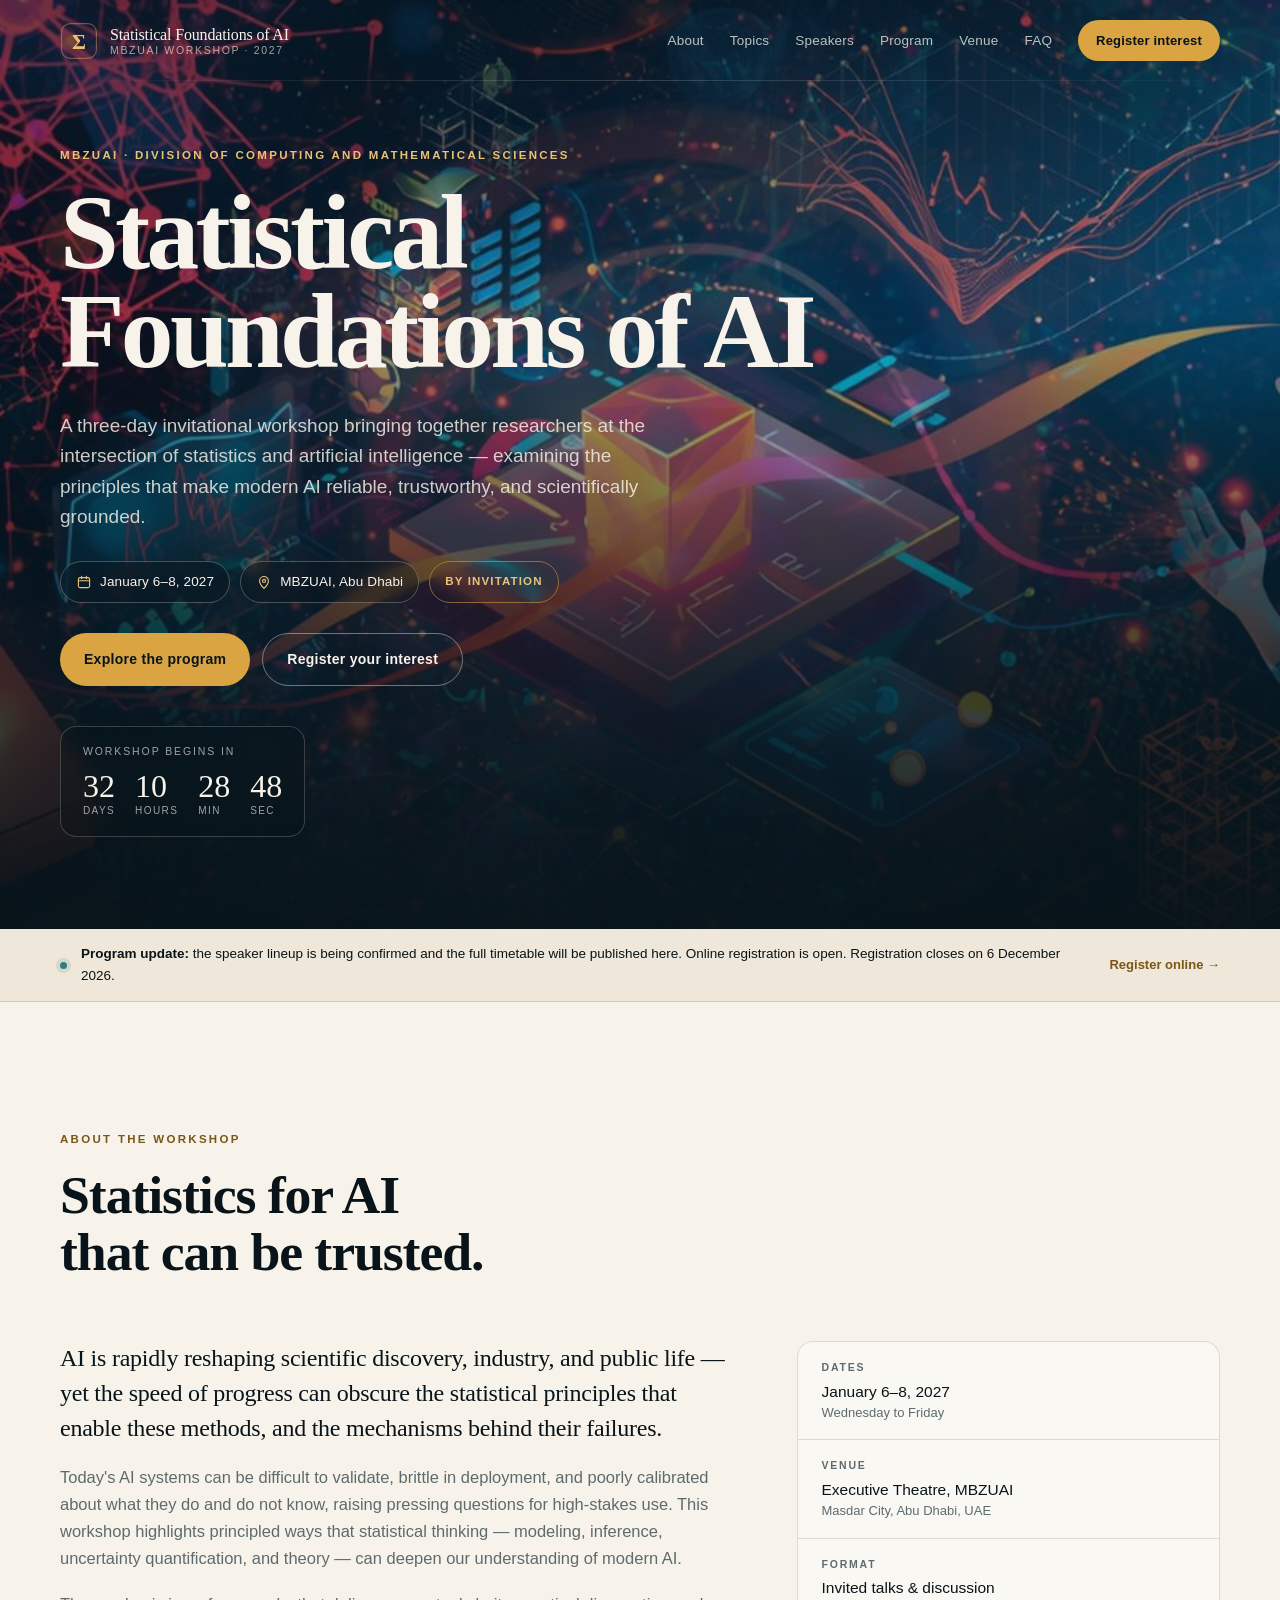
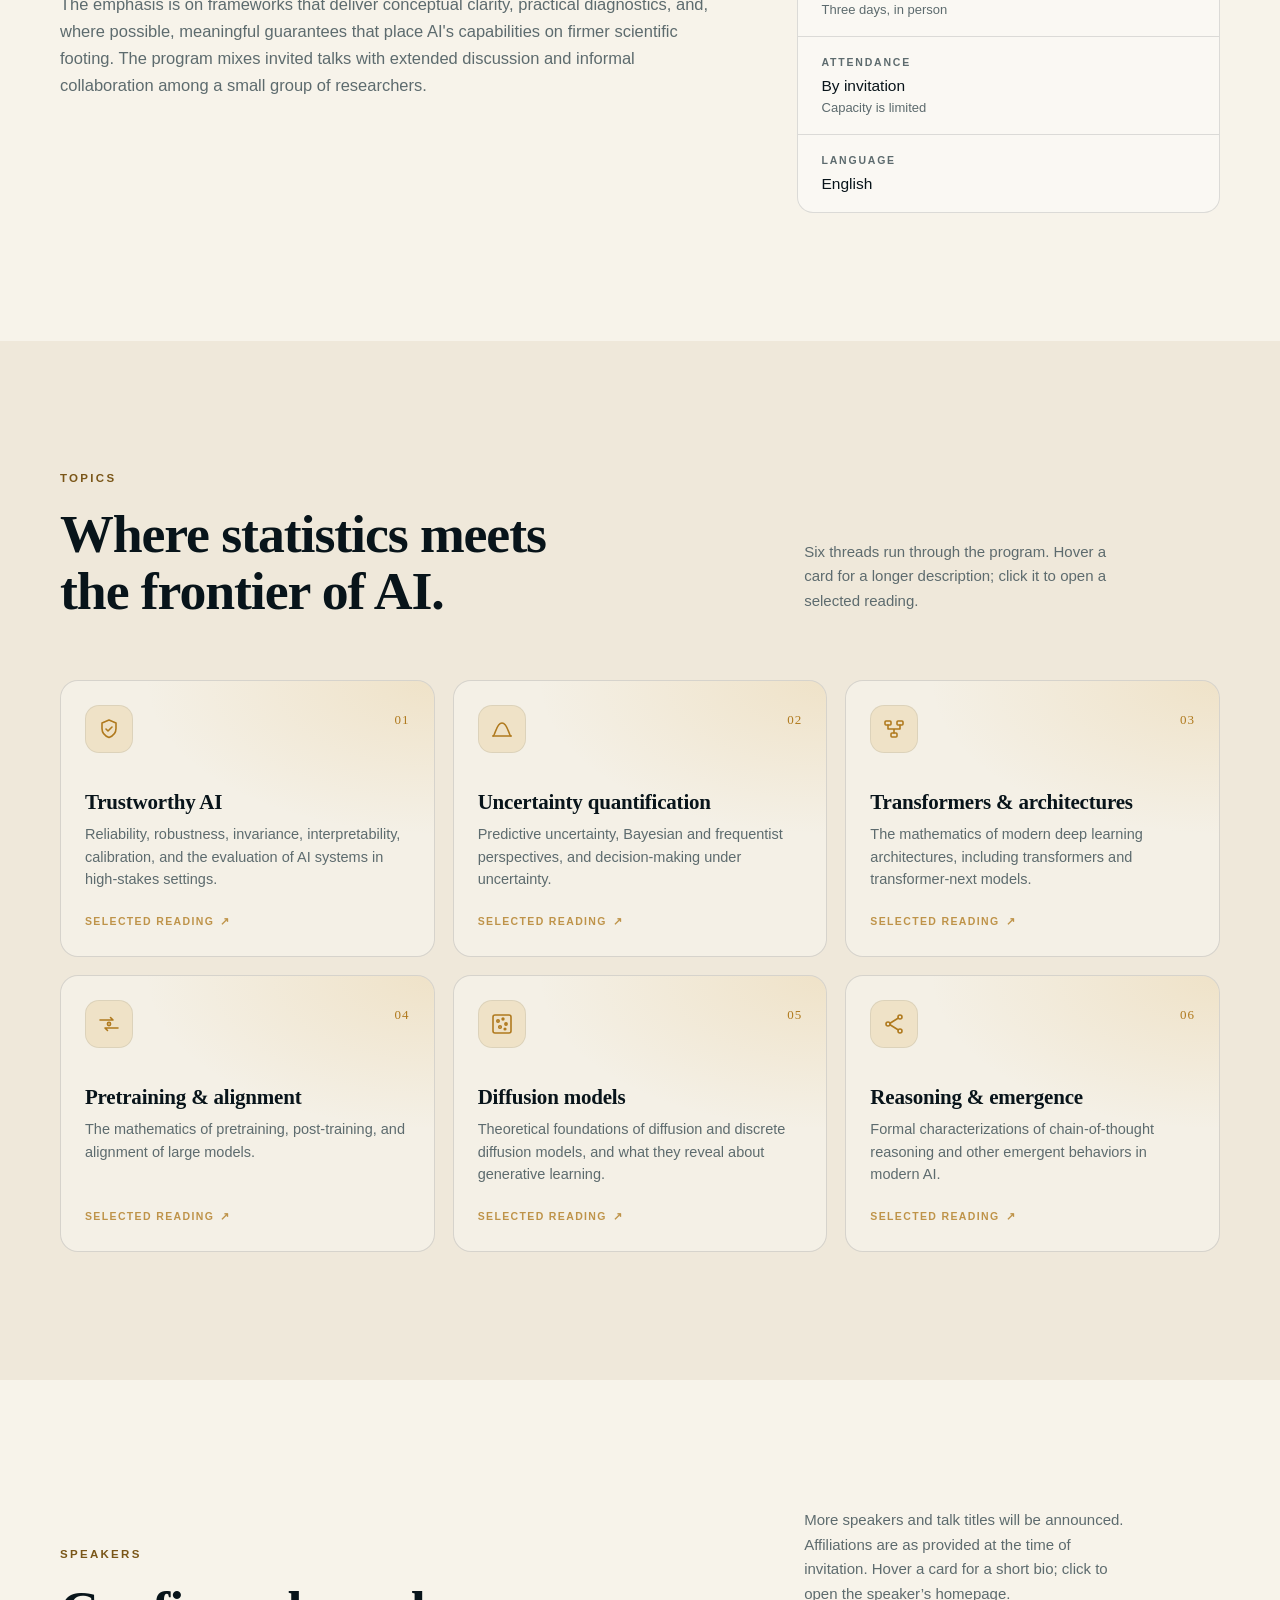
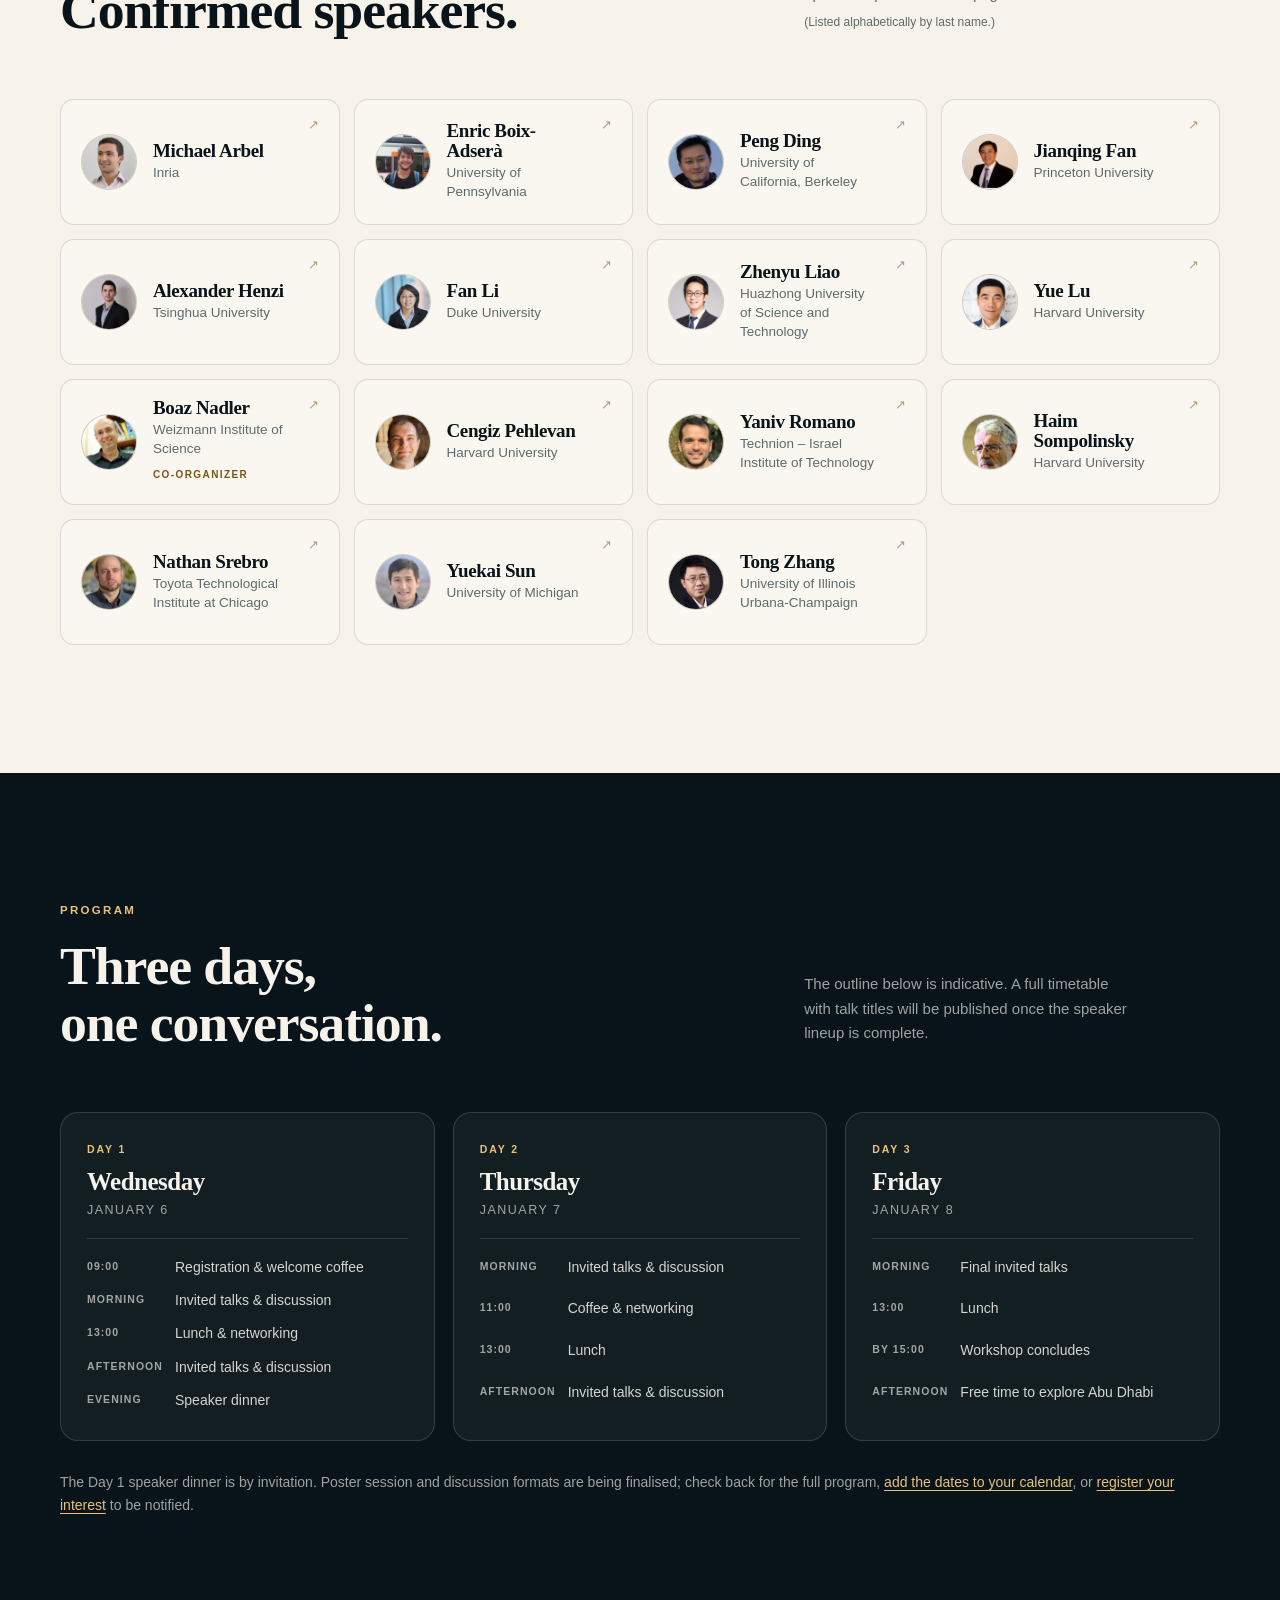
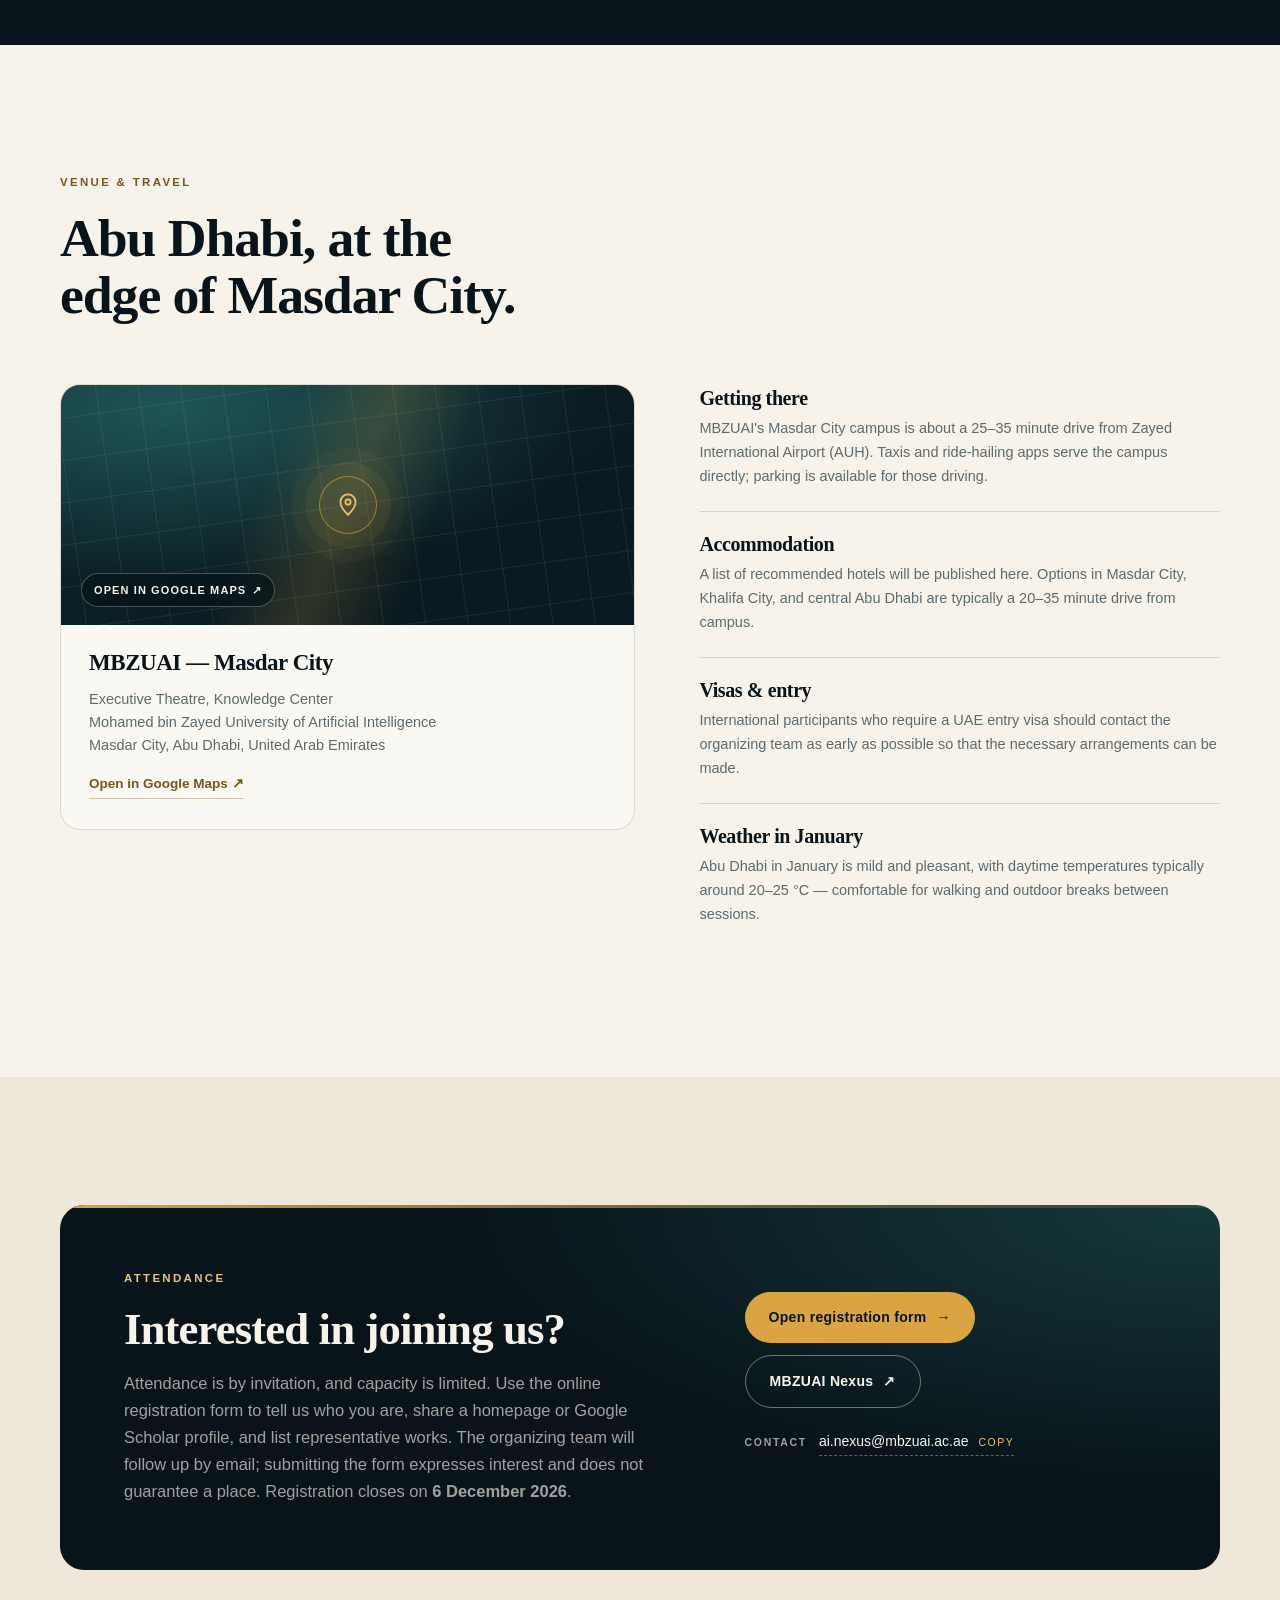
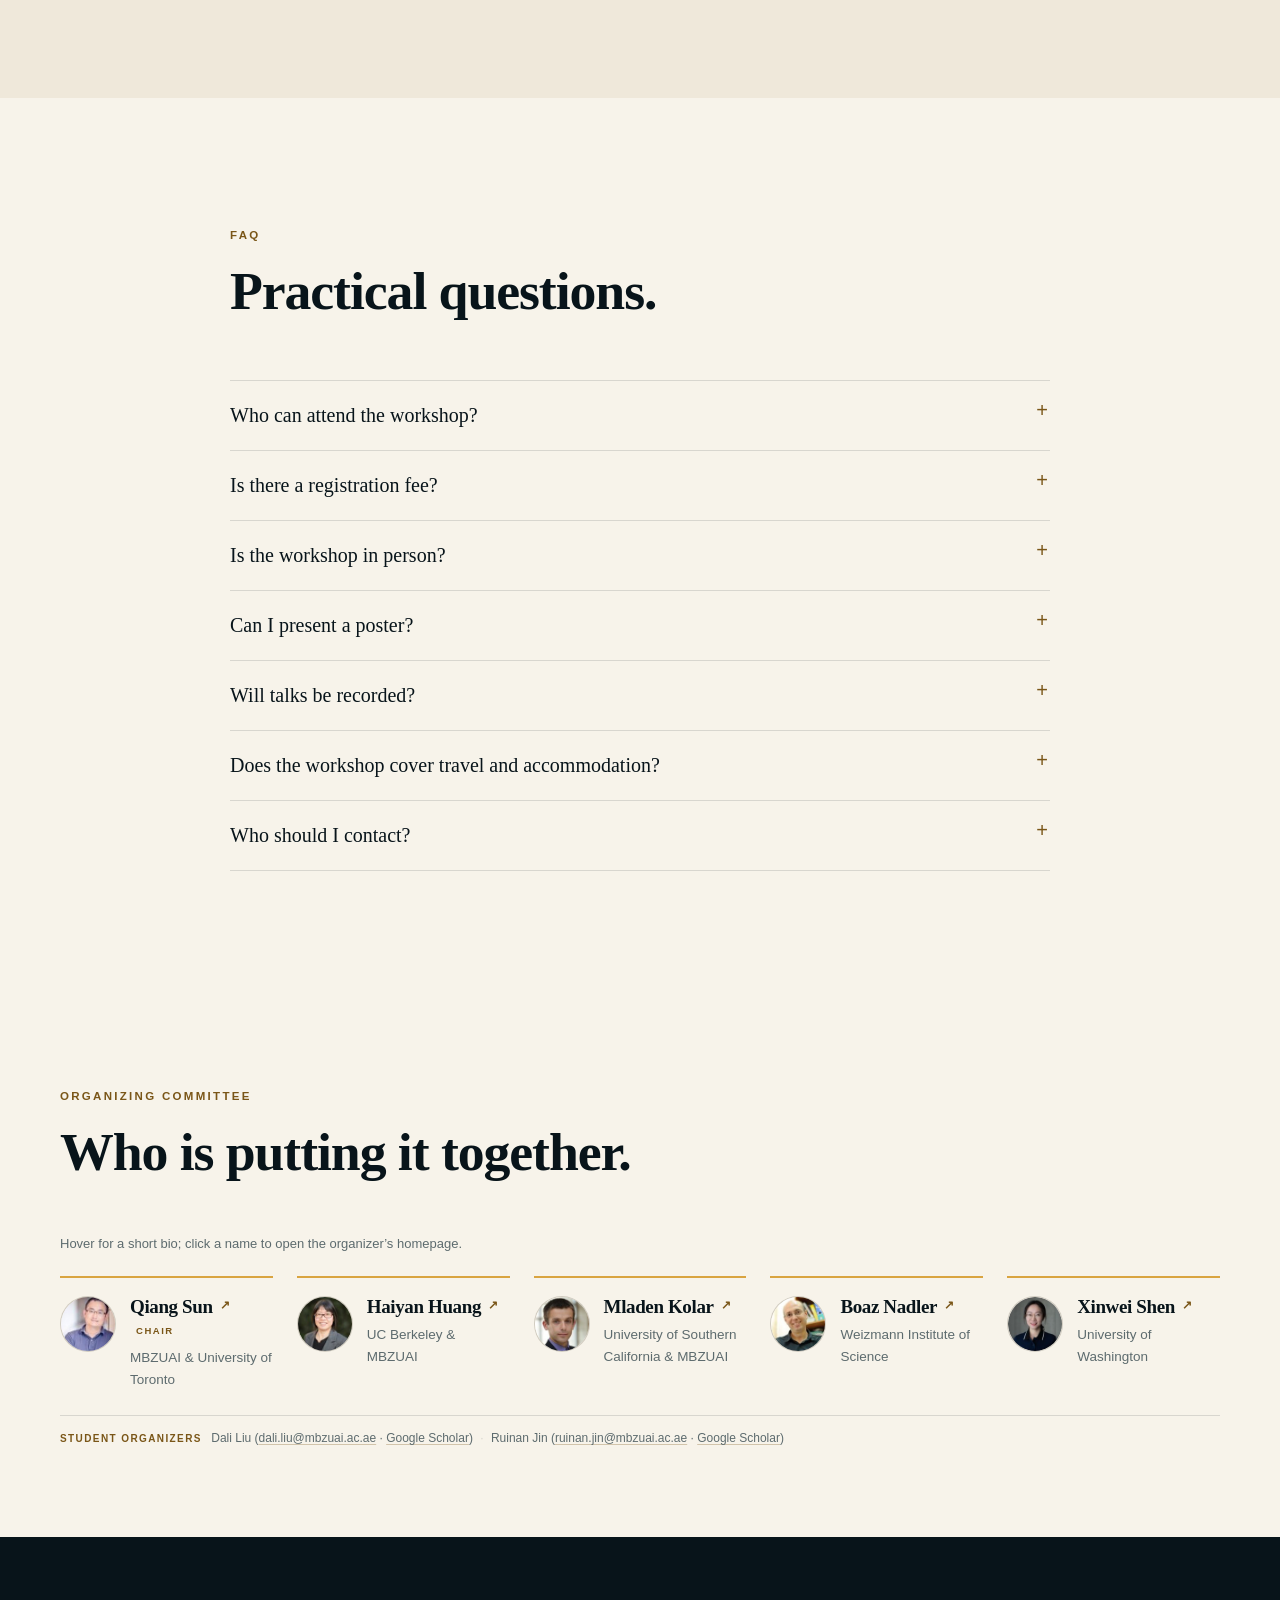
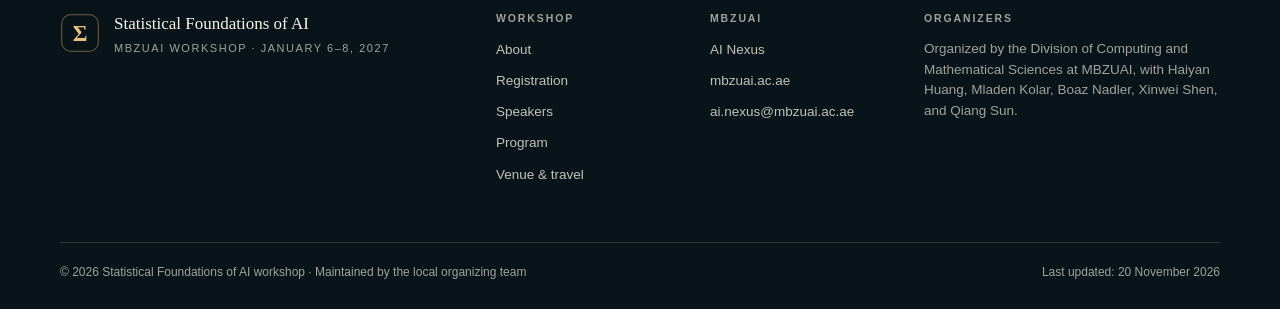
<file: index.html>
<!DOCTYPE html>
<html lang="en">
<head>
  <meta charset="utf-8">
  <meta name="viewport" content="width=device-width, initial-scale=1">
  <title>Statistical Foundations of AI · MBZUAI Workshop · January 6–8, 2027</title>
  <meta name="description" content="An invitation-only workshop at MBZUAI, Abu Dhabi, January 6–8, 2027, on the statistical foundations of modern AI: trustworthiness, uncertainty quantification, transformers, pretraining and alignment, diffusion models, and reasoning.">
  <meta name="theme-color" content="#08141a">
  <link rel="canonical" href="https://sfai-2027.vercel.app/">
  <meta name="color-scheme" content="dark light">
  <meta property="og:type" content="website">
  <meta property="og:url" content="https://sfai-2027.vercel.app/">
  <meta property="og:title" content="Statistical Foundations of AI · MBZUAI Workshop 2027">
  <meta property="og:description" content="January 6–8, 2027 · MBZUAI, Abu Dhabi. An invitation-only workshop on the statistical principles behind reliable, trustworthy AI.">
  <meta property="og:image" content="https://sfai-2027.vercel.app/assets/og.jpg">
  <meta property="og:image:width" content="1200">
  <meta property="og:image:height" content="630">
  <meta name="twitter:card" content="summary_large_image">
  <meta name="twitter:title" content="Statistical Foundations of AI · MBZUAI Workshop 2027">
  <meta name="twitter:description" content="January 6–8, 2027 · MBZUAI, Abu Dhabi. An invitation-only workshop on the statistical principles behind reliable, trustworthy AI.">
  <meta name="twitter:image" content="https://sfai-2027.vercel.app/assets/og.jpg">
  <link rel="icon" href="assets/favicon.svg" type="image/svg+xml">
  <link rel="apple-touch-icon" href="assets/apple-touch-icon.png">
  <link rel="preload" as="image" href="assets/hero.jpg">
  <link rel="stylesheet" href="assets/styles.css">
</head>
<body>
  <a class="skip-link" href="#main">Skip to content</a>

  <header class="site-header" id="site-header">
    <div class="shell header-inner">
      <a class="brand" href="#top" aria-label="Statistical Foundations of AI — home">
        <svg class="brand__mark" viewBox="0 0 48 48" aria-hidden="true" focusable="false">
          <rect x="2" y="2" width="44" height="44" rx="11" fill="none" stroke="currentColor" stroke-opacity=".38" stroke-width="1.5"/>
          <text x="24" y="33.5" text-anchor="middle" font-family="Georgia, 'Times New Roman', serif" font-size="27" font-weight="700" fill="currentColor">Σ</text>
        </svg>
        <span class="brand__text">
          <span class="brand__title">Statistical Foundations of AI</span>
          <span class="brand__sub">MBZUAI Workshop · 2027</span>
        </span>
      </a>

      <nav class="nav" id="nav" aria-label="Primary">
        <a href="#about">About</a>
        <a href="#topics">Topics</a>
        <a href="#speakers">Speakers</a>
        <a href="#program">Program</a>
        <a href="#venue">Venue</a>
        <a href="#faq">FAQ</a>
        <a class="nav__cta" href="register.html">Register interest</a>
      </nav>

      <button class="nav-toggle" id="nav-toggle" type="button" aria-expanded="false" aria-controls="nav" aria-label="Open menu">
        <span></span><span></span><span></span>
      </button>
    </div>
  </header>

  <main id="main">
    <section class="hero" id="top">
      <picture class="hero__media" aria-hidden="true">
        <source media="(max-width: 700px)" srcset="assets/hero-sm.jpg">
        <img src="assets/hero.jpg" alt="" width="1800" height="1012">
      </picture>
      <div class="hero__veil" aria-hidden="true"></div>

      <div class="shell hero__inner">
        <p class="eyebrow eyebrow--light" data-reveal>MBZUAI · Division of Computing and Mathematical Sciences</p>
        <h1 class="hero__title" data-reveal>Statistical <br>Foundations of&nbsp;AI</h1>
        <p class="hero__lede" data-reveal>
          A three-day invitational workshop bringing together researchers at the intersection of
          statistics and artificial intelligence — examining the principles that make modern AI
          reliable, trustworthy, and scientifically grounded.
        </p>

        <div class="hero__meta" data-reveal>
          <a class="chip chip--link" href="assets/stats-foundations-of-ai-2027.ics" download
             aria-label="Add January 6–8, 2027 to your calendar">
            <svg viewBox="0 0 20 20" aria-hidden="true"><rect x="3" y="4.5" width="14" height="12.5" rx="2" fill="none" stroke="currentColor" stroke-width="1.4"/><path d="M3 8.5h14M7 3v3M13 3v3" fill="none" stroke="currentColor" stroke-width="1.4" stroke-linecap="round"/></svg>
            January 6–8, 2027
          </a>
          <a class="chip chip--link" href="https://maps.google.com/?q=Mohamed+bin+Zayed+University+of+Artificial+Intelligence+Masdar+City"
             target="_blank" rel="noopener noreferrer"
             aria-label="Open MBZUAI, Abu Dhabi in Google Maps (opens in a new tab)">
            <svg viewBox="0 0 20 20" aria-hidden="true"><path d="M10 18s5.5-5.2 5.5-9.3A5.5 5.5 0 0 0 4.5 8.7C4.5 12.8 10 18 10 18Z" fill="none" stroke="currentColor" stroke-width="1.4"/><circle cx="10" cy="8.6" r="1.9" fill="none" stroke="currentColor" stroke-width="1.4"/></svg>
            MBZUAI, Abu Dhabi
          </a>
          <a class="chip chip--ghost chip--link" href="#register" aria-label="Attendance is by invitation — see registration information">
            By invitation
          </a>
        </div>

        <div class="hero__actions" data-reveal>
          <a class="btn btn--solid" href="#program">Explore the program</a>
          <a class="btn btn--line" href="register.html">Register your interest</a>
        </div>

        <div class="countdown" id="countdown" data-reveal hidden>
          <p class="countdown__label">Workshop begins in</p>
          <div class="countdown__units">
            <div class="countdown__unit"><span data-unit="days">--</span><small>days</small></div>
            <div class="countdown__unit"><span data-unit="hours">--</span><small>hours</small></div>
            <div class="countdown__unit"><span data-unit="minutes">--</span><small>min</small></div>
            <div class="countdown__unit"><span data-unit="seconds">--</span><small>sec</small></div>
          </div>
        </div>
      </div>
    </section>

    <div class="notice">
      <div class="shell notice__inner">
        <span class="notice__dot" aria-hidden="true"></span>
        <p><strong>Program update:</strong> the speaker lineup is being confirmed and the full timetable will be published here. Online registration is open. Registration closes on 6 December 2026.</p>
        <a href="register.html">Register online <span aria-hidden="true">→</span></a>
      </div>
    </div>

    <section class="section" id="about">
      <div class="shell">
        <div class="section-head" data-reveal>
          <p class="eyebrow">About the workshop</p>
          <h2 class="section-title">Statistics for AI that can be trusted.</h2>
        </div>

        <div class="about-grid">
          <div class="about-copy" data-reveal>
            <p class="lead">
              AI is rapidly reshaping scientific discovery, industry, and public life — yet the speed
              of progress can obscure the statistical principles that enable these methods, and the
              mechanisms behind their failures.
            </p>
            <p>
              Today's AI systems can be difficult to validate, brittle in deployment, and poorly
              calibrated about what they do and do not know, raising pressing questions for high-stakes
              use. This workshop highlights principled ways that statistical thinking — modeling,
              inference, uncertainty quantification, and theory — can deepen our understanding of
              modern AI.
            </p>
            <p>
              The emphasis is on frameworks that deliver conceptual clarity, practical diagnostics, and,
              where possible, meaningful guarantees that place AI's capabilities on firmer scientific
              footing. The program mixes invited talks with extended discussion and informal
              collaboration among a small group of researchers.
            </p>
          </div>

          <aside class="facts" aria-label="Key facts" data-reveal>
            <dl>
              <div class="fact">
                <dt>Dates</dt>
                <dd>January 6–8, 2027<br><span>Wednesday to Friday</span></dd>
              </div>
              <div class="fact">
                <dt>Venue</dt>
                <dd>Executive Theatre, MBZUAI<br><span>Masdar City, Abu Dhabi, UAE</span></dd>
              </div>
              <div class="fact">
                <dt>Format</dt>
                <dd>Invited talks &amp; discussion<br><span>Three days, in person</span></dd>
              </div>
              <div class="fact">
                <dt>Attendance</dt>
                <dd>By invitation<br><span>Capacity is limited</span></dd>
              </div>
              <div class="fact">
                <dt>Language</dt>
                <dd>English</dd>
              </div>
            </dl>
          </aside>
        </div>
      </div>
    </section>

    <section class="section section--tint" id="topics">
      <div class="shell">
        <div class="section-head section-head--split" data-reveal>
          <div>
            <p class="eyebrow">Topics</p>
            <h2 class="section-title">Where statistics meets the frontier of AI.</h2>
          </div>
          <p class="section-aside">Six threads run through the program. Hover a card for a longer description; click it to open a selected reading.</p>
        </div>

        <ol class="topics">
          <li class="topic topic--1" data-reveal data-topic
              data-title="Trustworthy AI" data-text="How do we make AI systems reliable, robust, interpretable and auditable in high-stakes settings? This thread spans calibration, invariance, evaluation and the regulatory frameworks that put AI on firmer scientific footing."
              data-link="https://digital-strategy.ec.europa.eu/en/library/ethics-guidelines-trustworthy-ai" data-link-label="EU Ethics Guidelines for Trustworthy AI">
            <a class="topic__card" href="https://digital-strategy.ec.europa.eu/en/library/ethics-guidelines-trustworthy-ai" target="_blank" rel="noopener noreferrer">
              <span class="topic__top">
                <span class="topic__icon"><svg viewBox="0 0 24 24" fill="none" stroke="currentColor" stroke-width="1.6" stroke-linecap="round" stroke-linejoin="round" aria-hidden="true"><path d="M12 3l7 3v5.5c0 4.5-3 7.5-7 9-4-1.5-7-4.5-7-9V6l7-3Z"/><path d="m9 12 2 2 4-4"/></svg></span>
                <span class="topic__num" aria-hidden="true">01</span>
              </span>
              <h3>Trustworthy AI</h3>
              <p>Reliability, robustness, invariance, interpretability, calibration, and the evaluation of AI systems in high-stakes settings.</p>
              <span class="topic__cta">Selected reading <span aria-hidden="true">↗</span></span>
            </a>
          </li>
          <li class="topic topic--2" data-reveal data-topic
              data-title="Uncertainty quantification" data-text="From Bayesian and frequentist uncertainty to calibrated predictions and decisions under uncertainty — how can models know what they do not know, and how should that uncertainty change what we do with their outputs?"
              data-link="https://arxiv.org/abs/2011.06225" data-link-label="A Review of Uncertainty Quantification in Deep Learning">
            <a class="topic__card" href="https://arxiv.org/abs/2011.06225" target="_blank" rel="noopener noreferrer">
              <span class="topic__top">
                <span class="topic__icon"><svg viewBox="0 0 24 24" fill="none" stroke="currentColor" stroke-width="1.6" stroke-linecap="round" stroke-linejoin="round" aria-hidden="true"><path d="M3 19c2.2 0 3.2-13 9-13s6.8 13 9 13"/><path d="M3 19h18"/></svg></span>
                <span class="topic__num" aria-hidden="true">02</span>
              </span>
              <h3>Uncertainty quantification</h3>
              <p>Predictive uncertainty, Bayesian and frequentist perspectives, and decision-making under uncertainty.</p>
              <span class="topic__cta">Selected reading <span aria-hidden="true">↗</span></span>
            </a>
          </li>
          <li class="topic topic--3" data-reveal data-topic
              data-title="Transformers &amp; architectures" data-text="The mathematics of attention and transformer architectures — approximation, optimization, and the statistical behaviour of large sequence models, including the transformer-next generation."
              data-link="https://arxiv.org/abs/1706.03762" data-link-label="Attention Is All You Need">
            <a class="topic__card" href="https://arxiv.org/abs/1706.03762" target="_blank" rel="noopener noreferrer">
              <span class="topic__top">
                <span class="topic__icon"><svg viewBox="0 0 24 24" fill="none" stroke="currentColor" stroke-width="1.6" stroke-linecap="round" stroke-linejoin="round" aria-hidden="true"><rect x="3" y="4" width="6" height="4" rx="1"/><rect x="15" y="4" width="6" height="4" rx="1"/><rect x="9" y="16" width="6" height="4" rx="1"/><path d="M6 8v4h12V8M12 12v4"/></svg></span>
                <span class="topic__num" aria-hidden="true">03</span>
              </span>
              <h3>Transformers &amp; architectures</h3>
              <p>The mathematics of modern deep learning architectures, including transformers and transformer-next models.</p>
              <span class="topic__cta">Selected reading <span aria-hidden="true">↗</span></span>
            </a>
          </li>
          <li class="topic topic--4" data-reveal data-topic
              data-title="Pretraining &amp; alignment" data-text="How do pretraining objectives, post-training and alignment shape model behaviour? This thread looks at the theory behind training, fine-tuning and aligning large models with human intent."
              data-link="https://arxiv.org/abs/2203.02155" data-link-label="Training language models to follow instructions with human feedback">
            <a class="topic__card" href="https://arxiv.org/abs/2203.02155" target="_blank" rel="noopener noreferrer">
              <span class="topic__top">
                <span class="topic__icon"><svg viewBox="0 0 24 24" fill="none" stroke="currentColor" stroke-width="1.6" stroke-linecap="round" stroke-linejoin="round" aria-hidden="true"><path d="M3 8h13l-2.5-2.5M21 16H8l2.5 2.5"/><circle cx="12" cy="12" r="1.6"/></svg></span>
                <span class="topic__num" aria-hidden="true">04</span>
              </span>
              <h3>Pretraining &amp; alignment</h3>
              <p>The mathematics of pretraining, post-training, and alignment of large models.</p>
              <span class="topic__cta">Selected reading <span aria-hidden="true">↗</span></span>
            </a>
          </li>
          <li class="topic topic--5" data-reveal data-topic
              data-title="Diffusion models" data-text="Theoretical foundations of diffusion and discrete diffusion models — what they reveal about generative learning, sampling, and the geometry of data."
              data-link="https://arxiv.org/abs/2006.11239" data-link-label="Denoising Diffusion Probabilistic Models">
            <a class="topic__card" href="https://arxiv.org/abs/2006.11239" target="_blank" rel="noopener noreferrer">
              <span class="topic__top">
                <span class="topic__icon"><svg viewBox="0 0 24 24" fill="none" stroke="currentColor" stroke-width="1.6" stroke-linecap="round" stroke-linejoin="round" aria-hidden="true"><rect x="3" y="3" width="18" height="18" rx="2"/><circle cx="8" cy="9" r="1.2"/><circle cx="13" cy="7" r=".9"/><circle cx="16" cy="12" r="1.1"/><circle cx="10" cy="15" r="1.3"/><circle cx="15" cy="17" r=".8"/></svg></span>
                <span class="topic__num" aria-hidden="true">05</span>
              </span>
              <h3>Diffusion models</h3>
              <p>Theoretical foundations of diffusion and discrete diffusion models, and what they reveal about generative learning.</p>
              <span class="topic__cta">Selected reading <span aria-hidden="true">↗</span></span>
            </a>
          </li>
          <li class="topic topic--6" data-reveal data-topic
              data-title="Reasoning &amp; emergence" data-text="Formal characterizations of chain-of-thought reasoning and other emergent behaviours — can statistical theory explain what appears as models scale, and what would a rigorous account look like?"
              data-link="https://arxiv.org/abs/2201.11903" data-link-label="Chain-of-Thought Prompting Elicits Reasoning in Large Language Models">
            <a class="topic__card" href="https://arxiv.org/abs/2201.11903" target="_blank" rel="noopener noreferrer">
              <span class="topic__top">
                <span class="topic__icon"><svg viewBox="0 0 24 24" fill="none" stroke="currentColor" stroke-width="1.6" stroke-linecap="round" stroke-linejoin="round" aria-hidden="true"><circle cx="6" cy="12" r="2"/><circle cx="18" cy="5" r="2"/><circle cx="18" cy="19" r="2"/><path d="M8 11.2l8-5M8 12.8l8 5"/></svg></span>
                <span class="topic__num" aria-hidden="true">06</span>
              </span>
              <h3>Reasoning &amp; emergence</h3>
              <p>Formal characterizations of chain-of-thought reasoning and other emergent behaviors in modern AI.</p>
              <span class="topic__cta">Selected reading <span aria-hidden="true">↗</span></span>
            </a>
          </li>
        </ol>
      </div>
    </section>

    <section class="section" id="speakers">
      <div class="shell">
        <div class="section-head section-head--split" data-reveal>
          <div>
            <p class="eyebrow">Speakers</p>
            <h2 class="section-title">Confirmed speakers.</h2>
          </div>
          <p class="section-aside">More speakers and talk titles will be announced. Affiliations are as provided at the time of invitation. Hover a card for a short bio; click to open the speaker’s homepage.<span class="section-aside__note">(Listed alphabetically by last name.)</span></p>
        </div>

        <ul class="speakers">
          <li data-reveal>
            <a class="speaker person-card" href="https://MichaelArbel.github.io/" target="_blank" rel="noopener noreferrer"
               data-person data-name="Michael Arbel" data-affiliation="Inria"
               data-avatar="assets/people/michael-arbel.jpg" data-profile="https://MichaelArbel.github.io/"
               data-bio="Research Scientist (Chargé de recherche) at Inria Grenoble–Rhône-Alpes. His interests include generative modelling, bilevel optimization, and learning theory.">
              <span class="speaker__avatar">
                <img class="avatar-img" src="assets/people/michael-arbel.jpg" alt="" width="72" height="72" loading="lazy">
                <span class="speaker__initials" aria-hidden="true">MA</span>
              </span>
              <div class="speaker__body">
                <h3>Michael Arbel</h3>
                <p>Inria</p>
              </div>
              <span class="speaker__go" aria-hidden="true">↗</span>
            </a>
          </li>
          <li data-reveal>
            <a class="speaker person-card" href="https://eboix.github.io/" target="_blank" rel="noopener noreferrer"
               data-person data-name="Enric Boix-Adserà" data-affiliation="University of Pennsylvania"
               data-avatar="assets/people/enric-boix-adsera.jpg" data-profile="https://eboix.github.io/"
               data-bio="Assistant Professor of Statistics and Data Science at the Wharton School, University of Pennsylvania. He studies the theory of deep learning, transformers, and high-dimensional statistics.">
              <span class="speaker__avatar">
                <img class="avatar-img" src="assets/people/enric-boix-adsera.jpg" alt="" width="72" height="72" loading="lazy">
                <span class="speaker__initials" aria-hidden="true">EB</span>
              </span>
              <div class="speaker__body">
                <h3>Enric Boix-Adserà</h3>
                <p>University of Pennsylvania</p>
              </div>
              <span class="speaker__go" aria-hidden="true">↗</span>
            </a>
          </li>
          <li data-reveal>
            <a class="speaker person-card" href="https://sites.google.com/site/pengdingpku/" target="_blank" rel="noopener noreferrer"
               data-person data-name="Peng Ding" data-affiliation="University of California, Berkeley"
               data-avatar="assets/people/peng-ding.jpg" data-profile="https://sites.google.com/site/pengdingpku/"
               data-bio="Professor of Statistics at the University of California, Berkeley. He works on causal inference, experimental design, and missing-data problems.">
              <span class="speaker__avatar">
                <img class="avatar-img" src="assets/people/peng-ding.jpg" alt="" width="72" height="72" loading="lazy">
                <span class="speaker__initials" aria-hidden="true">PD</span>
              </span>
              <div class="speaker__body">
                <h3>Peng Ding</h3>
                <p>University of California, Berkeley</p>
              </div>
              <span class="speaker__go" aria-hidden="true">↗</span>
            </a>
          </li>
          <li data-reveal>
            <a class="speaker person-card" href="https://fan.princeton.edu/" target="_blank" rel="noopener noreferrer"
               data-person data-name="Jianqing Fan" data-affiliation="Princeton University"
               data-avatar="assets/people/jianqing-fan.jpg" data-profile="https://fan.princeton.edu/"
               data-bio="Frederick L. Moore &#x27;18 Professor of Finance, Professor of Statistics, and Professor of Operations Research and Financial Engineering at Princeton University. He works on high-dimensional statistics, financial econometrics, and statistical machine learning.">
              <span class="speaker__avatar">
                <img class="avatar-img" src="assets/people/jianqing-fan.jpg" alt="" width="72" height="72" loading="lazy">
                <span class="speaker__initials" aria-hidden="true">JF</span>
              </span>
              <div class="speaker__body">
                <h3>Jianqing Fan</h3>
                <p>Princeton University</p>
              </div>
              <span class="speaker__go" aria-hidden="true">↗</span>
            </a>
          </li>
          <li data-reveal>
            <a class="speaker person-card" href="https://www.stat.tsinghua.edu.cn/en/info/1023/1504.htm" target="_blank" rel="noopener noreferrer"
               data-person data-name="Alexander Henzi" data-affiliation="Tsinghua University"
               data-avatar="assets/people/alexander-henzi.jpg" data-profile="https://www.stat.tsinghua.edu.cn/en/info/1023/1504.htm"
               data-bio="Assistant Professor in the Department of Statistics and Data Science at Tsinghua University. His research covers probabilistic forecasting, nonparametric regression, and sequential testing.">
              <span class="speaker__avatar">
                <img class="avatar-img" src="assets/people/alexander-henzi.jpg" alt="" width="72" height="72" loading="lazy">
                <span class="speaker__initials" aria-hidden="true">AH</span>
              </span>
              <div class="speaker__body">
                <h3>Alexander Henzi</h3>
                <p>Tsinghua University</p>
              </div>
              <span class="speaker__go" aria-hidden="true">↗</span>
            </a>
          </li>
          <li data-reveal>
            <a class="speaker person-card" href="https://www2.stat.duke.edu/~fl35/" target="_blank" rel="noopener noreferrer"
               data-person data-name="Fan Li" data-affiliation="Duke University"
               data-avatar="assets/people/fan-li.jpg" data-profile="https://www2.stat.duke.edu/~fl35/"
               data-bio="Professor of Statistical Science at Duke University. Her research focuses on causal inference, clinical trials, and missing-data methods; she developed propensity-score overlap weighting.">
              <span class="speaker__avatar">
                <img class="avatar-img" src="assets/people/fan-li.jpg" alt="" width="72" height="72" loading="lazy">
                <span class="speaker__initials" aria-hidden="true">FL</span>
              </span>
              <div class="speaker__body">
                <h3>Fan Li</h3>
                <p>Duke University</p>
              </div>
              <span class="speaker__go" aria-hidden="true">↗</span>
            </a>
          </li>
          <li data-reveal>
            <a class="speaker person-card" href="http://faculty.hust.edu.cn/liaozhenyu/en/" target="_blank" rel="noopener noreferrer"
               data-person data-name="Zhenyu Liao" data-affiliation="Huazhong University of Science and Technology"
               data-avatar="assets/people/zhenyu-liao.jpg" data-profile="http://faculty.hust.edu.cn/liaozhenyu/en/"
               data-bio="Associate Professor at Huazhong University of Science and Technology. His research applies random matrix theory to machine learning and signal processing.">
              <span class="speaker__avatar">
                <img class="avatar-img" src="assets/people/zhenyu-liao.jpg" alt="" width="72" height="72" loading="lazy">
                <span class="speaker__initials" aria-hidden="true">ZL</span>
              </span>
              <div class="speaker__body">
                <h3>Zhenyu Liao</h3>
                <p>Huazhong University of Science and Technology</p>
              </div>
              <span class="speaker__go" aria-hidden="true">↗</span>
            </a>
          </li>
          <li data-reveal>
            <a class="speaker person-card" href="https://lu.seas.harvard.edu/" target="_blank" rel="noopener noreferrer"
               data-person data-name="Yue Lu" data-affiliation="Harvard University"
               data-avatar="assets/people/yue-lu.jpg" data-profile="https://lu.seas.harvard.edu/"
               data-bio="Gordon McKay Professor of Electrical Engineering and Applied Mathematics at Harvard University, with an affiliate appointment in Statistics. His research focuses on the mathematical foundations of high-dimensional statistical estimation and learning, random matrix theory, and signal processing.">
              <span class="speaker__avatar">
                <img class="avatar-img" src="assets/people/yue-lu.jpg" alt="" width="72" height="72" loading="lazy">
                <span class="speaker__initials" aria-hidden="true">YL</span>
              </span>
              <div class="speaker__body">
                <h3>Yue Lu</h3>
                <p>Harvard University</p>
              </div>
              <span class="speaker__go" aria-hidden="true">↗</span>
            </a>
          </li>
          <li data-reveal>
            <a class="speaker person-card" href="https://www.weizmann.ac.il/math/nadler/" target="_blank" rel="noopener noreferrer"
               data-person data-name="Boaz Nadler" data-affiliation="Weizmann Institute of Science"
               data-avatar="assets/people/boaz-nadler.jpg" data-profile="https://www.weizmann.ac.il/math/nadler/"
               data-bio="Professor at the Weizmann Institute of Science. He works on statistical learning, spiked covariance models, signal detection, and diffusion maps.">
              <span class="speaker__avatar">
                <img class="avatar-img" src="assets/people/boaz-nadler.jpg" alt="" width="72" height="72" loading="lazy">
                <span class="speaker__initials" aria-hidden="true">BN</span>
              </span>
              <div class="speaker__body">
                <h3>Boaz Nadler</h3>
                <p>Weizmann Institute of Science</p>
                <p class="speaker__tag">Co-organizer</p>
              </div>
              <span class="speaker__go" aria-hidden="true">↗</span>
            </a>
          </li>
          <li data-reveal>
            <a class="speaker person-card" href="https://seas.harvard.edu/person/cengiz-pehlevan" target="_blank" rel="noopener noreferrer"
               data-person data-name="Cengiz Pehlevan" data-affiliation="Harvard University"
               data-avatar="assets/people/cengiz-pehlevan.jpg" data-profile="https://seas.harvard.edu/person/cengiz-pehlevan"
               data-bio="Associate Professor of Applied Mathematics at Harvard University. He works at the interface of theoretical neuroscience and machine learning, developing mathematical theories of neural computation and learning.">
              <span class="speaker__avatar">
                <img class="avatar-img" src="assets/people/cengiz-pehlevan.jpg" alt="" width="72" height="72" loading="lazy">
                <span class="speaker__initials" aria-hidden="true">CP</span>
              </span>
              <div class="speaker__body">
                <h3>Cengiz Pehlevan</h3>
                <p>Harvard University</p>
              </div>
              <span class="speaker__go" aria-hidden="true">↗</span>
            </a>
          </li>
          <li data-reveal>
            <a class="speaker person-card" href="https://cris.technion.ac.il/en/persons/yaniv-romano" target="_blank" rel="noopener noreferrer"
               data-person data-name="Yaniv Romano" data-affiliation="Technion – Israel Institute of Technology"
               data-avatar="assets/people/yaniv-romano.jpg" data-profile="https://cris.technion.ac.il/en/persons/yaniv-romano"
               data-bio="Associate Professor of Electrical Engineering and Computer Science at the Technion. He works on predictive uncertainty quantification, conformal prediction, and selective inference, and co-developed conformalized quantile regression.">
              <span class="speaker__avatar">
                <img class="avatar-img" src="assets/people/yaniv-romano.jpg" alt="" width="72" height="72" loading="lazy">
                <span class="speaker__initials" aria-hidden="true">YR</span>
              </span>
              <div class="speaker__body">
                <h3>Yaniv Romano</h3>
                <p>Technion – Israel Institute of Technology</p>
              </div>
              <span class="speaker__go" aria-hidden="true">↗</span>
            </a>
          </li>
          <li data-reveal>
            <a class="speaker person-card" href="https://kempnerinstitute.harvard.edu/people/our-people/haim-sompolinsky/" target="_blank" rel="noopener noreferrer"
               data-person data-name="Haim Sompolinsky" data-affiliation="Harvard University"
               data-avatar="assets/people/haim-sompolinsky.jpg" data-profile="https://kempnerinstitute.harvard.edu/people/our-people/haim-sompolinsky/"
               data-bio="Professor of Molecular and Cellular Biology and of Physics at Harvard University and a theoretical neuroscientist. He studies neural networks, deep-learning theory, and the physics of intelligence.">
              <span class="speaker__avatar">
                <img class="avatar-img" src="assets/people/haim-sompolinsky.jpg" alt="" width="72" height="72" loading="lazy">
                <span class="speaker__initials" aria-hidden="true">HS</span>
              </span>
              <div class="speaker__body">
                <h3>Haim Sompolinsky</h3>
                <p>Harvard University</p>
              </div>
              <span class="speaker__go" aria-hidden="true">↗</span>
            </a>
          </li>
          <li data-reveal>
            <a class="speaker person-card" href="https://www.ttic.edu/srebro" target="_blank" rel="noopener noreferrer"
               data-person data-name="Nathan Srebro" data-affiliation="Toyota Technological Institute at Chicago"
               data-avatar="assets/people/nathan-srebro.jpg" data-profile="https://www.ttic.edu/srebro"
               data-bio="Professor at the Toyota Technological Institute at Chicago. He works on machine-learning theory, optimization, and the statistical foundations of learning.">
              <span class="speaker__avatar">
                <img class="avatar-img" src="assets/people/nathan-srebro.jpg" alt="" width="72" height="72" loading="lazy">
                <span class="speaker__initials" aria-hidden="true">NS</span>
              </span>
              <div class="speaker__body">
                <h3>Nathan Srebro</h3>
                <p>Toyota Technological Institute at Chicago</p>
              </div>
              <span class="speaker__go" aria-hidden="true">↗</span>
            </a>
          </li>
          <li data-reveal>
            <a class="speaker person-card" href="https://yuekai.github.io/" target="_blank" rel="noopener noreferrer"
               data-person data-name="Yuekai Sun" data-affiliation="University of Michigan"
               data-avatar="assets/people/yuekai-sun.jpg" data-profile="https://yuekai.github.io/"
               data-bio="Associate Professor of Statistics at the University of Michigan. His research uses statistical and optimization theory to make machine-learning systems more reliable and trustworthy.">
              <span class="speaker__avatar">
                <img class="avatar-img" src="assets/people/yuekai-sun.jpg" alt="" width="72" height="72" loading="lazy">
                <span class="speaker__initials" aria-hidden="true">YS</span>
              </span>
              <div class="speaker__body">
                <h3>Yuekai Sun</h3>
                <p>University of Michigan</p>
              </div>
              <span class="speaker__go" aria-hidden="true">↗</span>
            </a>
          </li>
          <li data-reveal>
            <a class="speaker person-card" href="https://www.tongzhang-ml.org/" target="_blank" rel="noopener noreferrer"
               data-person data-name="Tong Zhang" data-affiliation="University of Illinois Urbana-Champaign"
               data-avatar="assets/people/tong-zhang.jpg" data-profile="https://www.tongzhang-ml.org/"
               data-bio="Professor of Computer Science at the University of Illinois Urbana-Champaign. His research spans machine-learning theory, optimization, reinforcement learning, and foundation models.">
              <span class="speaker__avatar">
                <img class="avatar-img" src="assets/people/tong-zhang.jpg" alt="" width="72" height="72" loading="lazy">
                <span class="speaker__initials" aria-hidden="true">TZ</span>
              </span>
              <div class="speaker__body">
                <h3>Tong Zhang</h3>
                <p>University of Illinois Urbana-Champaign</p>
              </div>
              <span class="speaker__go" aria-hidden="true">↗</span>
            </a>
          </li>
        </ul>
      </div>
    </section>

    <section class="section section--dark" id="program">
      <div class="shell">
        <div class="section-head section-head--split" data-reveal>
          <div>
            <p class="eyebrow eyebrow--light">Program</p>
            <h2 class="section-title">Three days, one conversation.</h2>
          </div>
          <p class="section-aside">The outline below is indicative. A full timetable with talk titles will be published once the speaker lineup is complete.</p>
        </div>

        <div class="days">
          <article class="day" data-reveal>
            <header class="day__head">
              <span class="day__index">Day 1</span>
              <h3>Wednesday <span>January 6</span></h3>
            </header>
            <ul class="day__list">
              <li><span>09:00</span> Registration &amp; welcome coffee</li>
              <li><span>Morning</span> Invited talks &amp; discussion</li>
              <li><span>13:00</span> Lunch &amp; networking</li>
              <li><span>Afternoon</span> Invited talks &amp; discussion</li>
              <li><span>Evening</span> Speaker dinner</li>
            </ul>
          </article>

          <article class="day" data-reveal>
            <header class="day__head">
              <span class="day__index">Day 2</span>
              <h3>Thursday <span>January 7</span></h3>
            </header>
            <ul class="day__list">
              <li><span>Morning</span> Invited talks &amp; discussion</li>
              <li><span>11:00</span> Coffee &amp; networking</li>
              <li><span>13:00</span> Lunch</li>
              <li><span>Afternoon</span> Invited talks &amp; discussion</li>
            </ul>
          </article>

          <article class="day" data-reveal>
            <header class="day__head">
              <span class="day__index">Day 3</span>
              <h3>Friday <span>January 8</span></h3>
            </header>
            <ul class="day__list">
              <li><span>Morning</span> Final invited talks</li>
              <li><span>13:00</span> Lunch</li>
              <li><span>by 15:00</span> Workshop concludes</li>
              <li><span>Afternoon</span> Free time to explore Abu Dhabi</li>
            </ul>
          </article>
        </div>

        <p class="program-note" data-reveal>
          The Day 1 speaker dinner is by invitation. Poster session and discussion formats are being
          finalised; check back for the full program, <a href="assets/stats-foundations-of-ai-2027.ics" download>add the dates to your calendar</a>, or
          <a href="register.html">register your interest</a> to be notified.
        </p>
      </div>
    </section>

    <section class="section" id="venue">
      <div class="shell">
        <div class="section-head" data-reveal>
          <p class="eyebrow">Venue &amp; travel</p>
          <h2 class="section-title">Abu Dhabi, at the edge of Masdar City.</h2>
        </div>

        <div class="venue-grid">
          <div class="venue-card" data-reveal>
            <a class="venue-card__map" href="https://maps.google.com/?q=Mohamed+bin+Zayed+University+of+Artificial+Intelligence+Masdar+City" target="_blank" rel="noopener noreferrer" aria-label="Open MBZUAI in Google Maps (opens in a new tab)">
              <span class="venue-card__grid" aria-hidden="true"></span>
              <span class="venue-card__pin" aria-hidden="true">
                <svg viewBox="0 0 24 24" aria-hidden="true"><path d="M12 21s7-6.6 7-11.8A7 7 0 0 0 5 9.2C5 14.4 12 21 12 21Z" fill="none" stroke="currentColor" stroke-width="1.6"/><circle cx="12" cy="9.2" r="2.4" fill="none" stroke="currentColor" stroke-width="1.6"/></svg>
              </span>
              <span class="venue-card__map-label">Open in Google Maps <span aria-hidden="true">↗</span></span>
            </a>
            <div class="venue-card__body">
              <h3>MBZUAI — Masdar City</h3>
              <p class="venue-card__address">
                Executive Theatre, Knowledge Center<br>
                Mohamed bin Zayed University of Artificial Intelligence<br>
                Masdar City, Abu Dhabi, United Arab Emirates
              </p>
              <a class="text-link" href="https://maps.google.com/?q=Mohamed+bin+Zayed+University+of+Artificial+Intelligence+Masdar+City" target="_blank" rel="noopener noreferrer">
                Open in Google Maps <span aria-hidden="true">↗</span>
              </a>
            </div>
          </div>

          <div class="venue-info" data-reveal>
            <div class="venue-info__item">
              <h3>Getting there</h3>
              <p>MBZUAI's Masdar City campus is about a 25–35 minute drive from Zayed International Airport (AUH). Taxis and ride-hailing apps serve the campus directly; parking is available for those driving.</p>
            </div>
            <div class="venue-info__item">
              <h3>Accommodation</h3>
              <p>A list of recommended hotels will be published here. Options in Masdar City, Khalifa City, and central Abu Dhabi are typically a 20–35 minute drive from campus.</p>
            </div>
            <div class="venue-info__item">
              <h3>Visas &amp; entry</h3>
              <p>International participants who require a UAE entry visa should contact the organizing team as early as possible so that the necessary arrangements can be made.</p>
            </div>
            <div class="venue-info__item">
              <h3>Weather in January</h3>
              <p>Abu Dhabi in January is mild and pleasant, with daytime temperatures typically around 20–25&nbsp;°C — comfortable for walking and outdoor breaks between sessions.</p>
            </div>
          </div>
        </div>
      </div>
    </section>

    <section class="section section--tint" id="register">
      <div class="shell">
        <div class="register" data-reveal>
          <div class="register__copy">
            <p class="eyebrow">Attendance</p>
            <h2>Interested in joining us?</h2>
            <p>
              Attendance is by invitation, and capacity is limited. Use the online registration form to
              tell us who you are, share a homepage or Google Scholar profile, and list representative
              works. The organizing team will follow up by email; submitting the form expresses interest
              and does not guarantee a place. Registration closes on <strong>6 December 2026</strong>.
            </p>
          </div>
          <div class="register__actions">
            <a class="btn btn--solid" href="register.html">
              Open registration form <span aria-hidden="true">→</span>
            </a>
            <a class="btn btn--line" href="https://ai-nexus.mbzuai.ac.ae/" target="_blank" rel="noopener noreferrer">
              MBZUAI Nexus <span aria-hidden="true">↗</span>
            </a>
            <p class="register__contact">
              <span>Contact</span>
              <button class="copy-email" type="button" data-email="ai.nexus@mbzuai.ac.ae">
                <span class="copy-email__text">ai.nexus@mbzuai.ac.ae</span>
                <span class="copy-email__hint" aria-live="polite">Copy</span>
              </button>
            </p>
            <p class="copy-status" role="status" aria-live="polite"></p>
          </div>
        </div>
      </div>
    </section>

    <section class="section" id="faq">
      <div class="shell shell--narrow">
        <div class="section-head" data-reveal>
          <p class="eyebrow">FAQ</p>
          <h2 class="section-title">Practical questions.</h2>
        </div>

        <div class="faq" data-reveal>
          <details>
            <summary>Who can attend the workshop?</summary>
            <p>Attendance is by invitation. The workshop is designed for invited speakers, poster presenters, and a limited number of participants from MBZUAI and the wider research community. If you would like to attend, email the organizing team.</p>
          </details>
          <details>
            <summary>Is there a registration fee?</summary>
            <p>There is no registration fee. Attendance is by invitation, and capacity is limited.</p>
          </details>
          <details>
            <summary>Is the workshop in person?</summary>
            <p>Yes. The workshop will be held in person at MBZUAI's Masdar City campus in Abu Dhabi.</p>
          </details>
          <details>
            <summary>Can I present a poster?</summary>
            <p>A poster session is planned. Poster invitations are handled by the organizing team; details will be announced here. You can also register your interest by email.</p>
          </details>
          <details>
            <summary>Will talks be recorded?</summary>
            <p>Select sessions may be recorded and published after the workshop, subject to each speaker's consent. Recording details will be confirmed closer to the event.</p>
          </details>
          <details>
            <summary>Does the workshop cover travel and accommodation?</summary>
            <p>For invited speakers, the organizers arrange travel and accommodation. Other participants are responsible for their own travel arrangements.</p>
          </details>
          <details>
            <summary>Who should I contact?</summary>
            <p>Email <a href="mailto:ai.nexus@mbzuai.ac.ae">ai.nexus@mbzuai.ac.ae</a> with the subject line “Stats Foundations of AI 2027”, or contact the chair, Qiang Sun, through MBZUAI.</p>
          </details>
        </div>
      </div>
    </section>

    <section class="section section--tight" id="organizers">
      <div class="shell">
        <div class="section-head" data-reveal>
          <p class="eyebrow">Organizing committee</p>
          <h2 class="section-title">Who is putting it together.</h2>
        </div>
        <p class="organizers-note">Hover for a short bio; click a name to open the organizer’s homepage.</p>
        <ul class="organizers">
          <li data-reveal class="organizer" data-person
              data-name="Qiang Sun" data-affiliation="MBZUAI &amp; University of Toronto"
              data-avatar="assets/people/qiang-sun.jpg" data-profile="https://sites.google.com/view/qsun"
              data-bio="Associate Professor of Statistics and Data Science at MBZUAI and the University of Toronto. His research focuses on trustworthy machine learning, efficient generative AI, and the foundations of AGI; he leads the NeXAIS group.">
            <span class="organizer__avatar">
              <img class="avatar-img" src="assets/people/qiang-sun.jpg" alt="" width="72" height="72" loading="lazy">
              <span class="organizer__initials" aria-hidden="true">QS</span>
            </span>
            <div class="organizer__body">
              <h3><a class="organizer-link" href="https://sites.google.com/view/qsun" target="_blank" rel="noopener noreferrer" title="Qiang Sun — personal homepage">Qiang Sun <span class="organizer-link__icon" aria-hidden="true">↗</span></a> <span class="role">Chair</span></h3>
              <p>MBZUAI &amp; University of Toronto</p>
            </div>
          </li>
          <li data-reveal class="organizer" data-person
              data-name="Haiyan Huang" data-affiliation="UC Berkeley &amp; MBZUAI"
              data-avatar="assets/people/haiyan-huang.jpg" data-profile="https://statistics.berkeley.edu/people/haiyan-huang"
              data-bio="Professor of Statistics at UC Berkeley and MBZUAI. Her work spans computational biology, statistical genomics, and network modelling.">
            <span class="organizer__avatar">
              <img class="avatar-img" src="assets/people/haiyan-huang.jpg" alt="" width="72" height="72" loading="lazy">
              <span class="organizer__initials" aria-hidden="true">HH</span>
            </span>
            <div class="organizer__body">
              <h3><a class="organizer-link" href="https://statistics.berkeley.edu/people/haiyan-huang" target="_blank" rel="noopener noreferrer" title="Haiyan Huang — personal homepage">Haiyan Huang <span class="organizer-link__icon" aria-hidden="true">↗</span></a></h3>
              <p>UC Berkeley &amp; MBZUAI</p>
            </div>
          </li>
          <li data-reveal class="organizer" data-person
              data-name="Mladen Kolar" data-affiliation="University of Southern California &amp; MBZUAI"
              data-avatar="assets/people/mladen-kolar.jpg" data-profile="https://mkolar.coffeejunkies.org/"
              data-bio="Professor at the USC Marshall School of Business and a visiting professor at MBZUAI. He works on high-dimensional statistics, graphical models, and scalable optimization.">
            <span class="organizer__avatar">
              <img class="avatar-img" src="assets/people/mladen-kolar.jpg" alt="" width="72" height="72" loading="lazy">
              <span class="organizer__initials" aria-hidden="true">MK</span>
            </span>
            <div class="organizer__body">
              <h3><a class="organizer-link" href="https://mkolar.coffeejunkies.org/" target="_blank" rel="noopener noreferrer" title="Mladen Kolar — personal homepage">Mladen Kolar <span class="organizer-link__icon" aria-hidden="true">↗</span></a></h3>
              <p>University of Southern California &amp; MBZUAI</p>
            </div>
          </li>
          <li data-reveal class="organizer" data-person
              data-name="Boaz Nadler" data-affiliation="Weizmann Institute of Science"
              data-avatar="assets/people/boaz-nadler.jpg" data-profile="https://www.weizmann.ac.il/math/nadler/"
              data-bio="Professor at the Weizmann Institute of Science. He works on statistical learning, spiked covariance models, signal detection, and diffusion maps.">
            <span class="organizer__avatar">
              <img class="avatar-img" src="assets/people/boaz-nadler.jpg" alt="" width="72" height="72" loading="lazy">
              <span class="organizer__initials" aria-hidden="true">BN</span>
            </span>
            <div class="organizer__body">
              <h3><a class="organizer-link" href="https://www.weizmann.ac.il/math/nadler/" target="_blank" rel="noopener noreferrer" title="Boaz Nadler — personal homepage">Boaz Nadler <span class="organizer-link__icon" aria-hidden="true">↗</span></a></h3>
              <p>Weizmann Institute of Science</p>
            </div>
          </li>
          <li data-reveal class="organizer" data-person
              data-name="Xinwei Shen" data-affiliation="University of Washington"
              data-avatar="assets/people/xinwei-shen.jpg" data-profile="https://xinweishen.netlify.app/"
              data-bio="Assistant Professor of Statistics at the University of Washington. Her research interests include distributional learning, generative models, and causal inference; she was previously a postdoc at ETH Zürich.">
            <span class="organizer__avatar">
              <img class="avatar-img" src="assets/people/xinwei-shen.jpg" alt="" width="72" height="72" loading="lazy">
              <span class="organizer__initials" aria-hidden="true">XS</span>
            </span>
            <div class="organizer__body">
              <h3><a class="organizer-link" href="https://xinweishen.netlify.app/" target="_blank" rel="noopener noreferrer" title="Xinwei Shen — personal homepage">Xinwei Shen <span class="organizer-link__icon" aria-hidden="true">↗</span></a></h3>
              <p>University of Washington</p>
            </div>
          </li>
        </ul>

        <p class="student-organizers-note" data-reveal>
          <span class="student-organizers-note__label">Student organizers</span>
          Dali Liu (<a href="mailto:dali.liu@mbzuai.ac.ae">dali.liu@mbzuai.ac.ae</a> · <a href="https://scholar.google.com/citations?user=20BtYjcAAAAJ&hl=en" target="_blank" rel="noopener noreferrer">Google Scholar</a>)
          <span class="student-organizers-note__sep">·</span>
          Ruinan Jin (<a href="mailto:ruinan.jin@mbzuai.ac.ae">ruinan.jin@mbzuai.ac.ae</a> · <a href="https://scholar.google.com/citations?user=kZVwM8EAAAAJ&hl=en" target="_blank" rel="noopener noreferrer">Google Scholar</a>)
        </p>
      </div>
    </section>
  </main>


  <div class="topic-popover" id="topic-popover" role="tooltip" hidden>
    <span class="topic-popover__eyebrow">Topic</span>
    <span class="topic-popover__title"></span>
    <p class="topic-popover__text"></p>
    <a class="topic-popover__link" href="https://sfai-2027.vercel.app/" target="_blank" rel="noopener noreferrer"><span class="topic-popover__link-label">Selected reading</span> <span aria-hidden="true">↗</span></a>
  </div>

  <div class="person-popover" id="person-popover" role="tooltip" hidden>
    <div class="person-popover__head">
      <span class="person-popover__avatar">
        <img class="person-popover__img" src="assets/people/placeholder.svg" alt="" width="64" height="64">
      </span>
      <span class="person-popover__meta">
        <span class="person-popover__name"></span>
        <span class="person-popover__affiliation"></span>
      </span>
    </div>
    <p class="person-popover__bio"></p>
    <a class="person-popover__link" href="https://sfai-2027.vercel.app/" target="_blank" rel="noopener noreferrer">Personal homepage <span aria-hidden="true">↗</span></a>
  </div>

  <footer class="site-footer">
    <div class="shell footer-grid">
      <div class="footer-brand">
        <svg class="brand__mark" viewBox="0 0 48 48" aria-hidden="true" focusable="false">
          <rect x="2" y="2" width="44" height="44" rx="11" fill="none" stroke="currentColor" stroke-opacity=".35" stroke-width="1.5"/>
          <text x="24" y="33.5" text-anchor="middle" font-family="Georgia, 'Times New Roman', serif" font-size="27" font-weight="700" fill="currentColor">Σ</text>
        </svg>
        <p>Statistical Foundations of AI<br><span>MBZUAI Workshop · January 6–8, 2027</span></p>
      </div>

      <div class="footer-col">
        <h4>Workshop</h4>
        <a href="#about">About</a>
        <a href="register.html">Registration</a>
        <a href="#speakers">Speakers</a>
        <a href="#program">Program</a>
        <a href="#venue">Venue &amp; travel</a>
      </div>

      <div class="footer-col">
        <h4>MBZUAI</h4>
        <a href="https://ai-nexus.mbzuai.ac.ae/" target="_blank" rel="noopener noreferrer">AI Nexus</a>
        <a href="https://mbzuai.ac.ae/" target="_blank" rel="noopener noreferrer">mbzuai.ac.ae</a>
        <a href="mailto:ai.nexus@mbzuai.ac.ae">ai.nexus@mbzuai.ac.ae</a>
      </div>

      <div class="footer-col footer-col--wide">
        <h4>Organizers</h4>
        <p>Organized by the Division of Computing and Mathematical Sciences at MBZUAI, with Haiyan Huang, Mladen Kolar, Boaz Nadler, Xinwei Shen, and Qiang Sun.</p>
      </div>
    </div>
    <div class="shell footer-bottom">
      <p>© <span id="year">2026</span> Statistical Foundations of AI workshop · Maintained by the local organizing team</p>
      <p class="footer-updated">Last updated: 20 November 2026</p>
    </div>
  </footer>

  <script src="assets/main.js" defer></script>
  <script src="assets/people.js" defer></script>
  <script src="assets/topics.js" defer></script>

  <script type="application/ld+json">
  {
    "@context": "https://schema.org",
    "@type": "Event",
    "name": "Statistical Foundations of AI",
    "description": "An invitational workshop at MBZUAI on the statistical foundations of modern AI: trustworthiness, uncertainty quantification, transformers, pretraining and alignment, diffusion models, and reasoning.",
    "startDate": "2027-01-06T09:00:00+04:00",
    "endDate": "2027-01-08T15:00:00+04:00",
    "eventAttendanceMode": "https://schema.org/OfflineEventAttendanceMode",
    "eventStatus": "https://schema.org/EventScheduled",
    "location": {
      "@type": "Place",
      "name": "MBZUAI — Masdar City",
      "address": {
        "@type": "PostalAddress",
        "streetAddress": "Executive Theatre, Knowledge Center, Masdar City",
        "addressLocality": "Abu Dhabi",
        "addressCountry": "AE"
      }
    },
    "organizer": [
      { "@type": "Organization", "name": "MBZUAI Division of Computing and Mathematical Sciences", "url": "https://mbzuai.ac.ae/" },
      { "@type": "Person", "name": "Qiang Sun" }
    ],
    "image": "https://sfai-2027.vercel.app/assets/og.jpg",
    "url": "https://sfai-2027.vercel.app/"
  }
  </script>
</body>
</html>
</file>
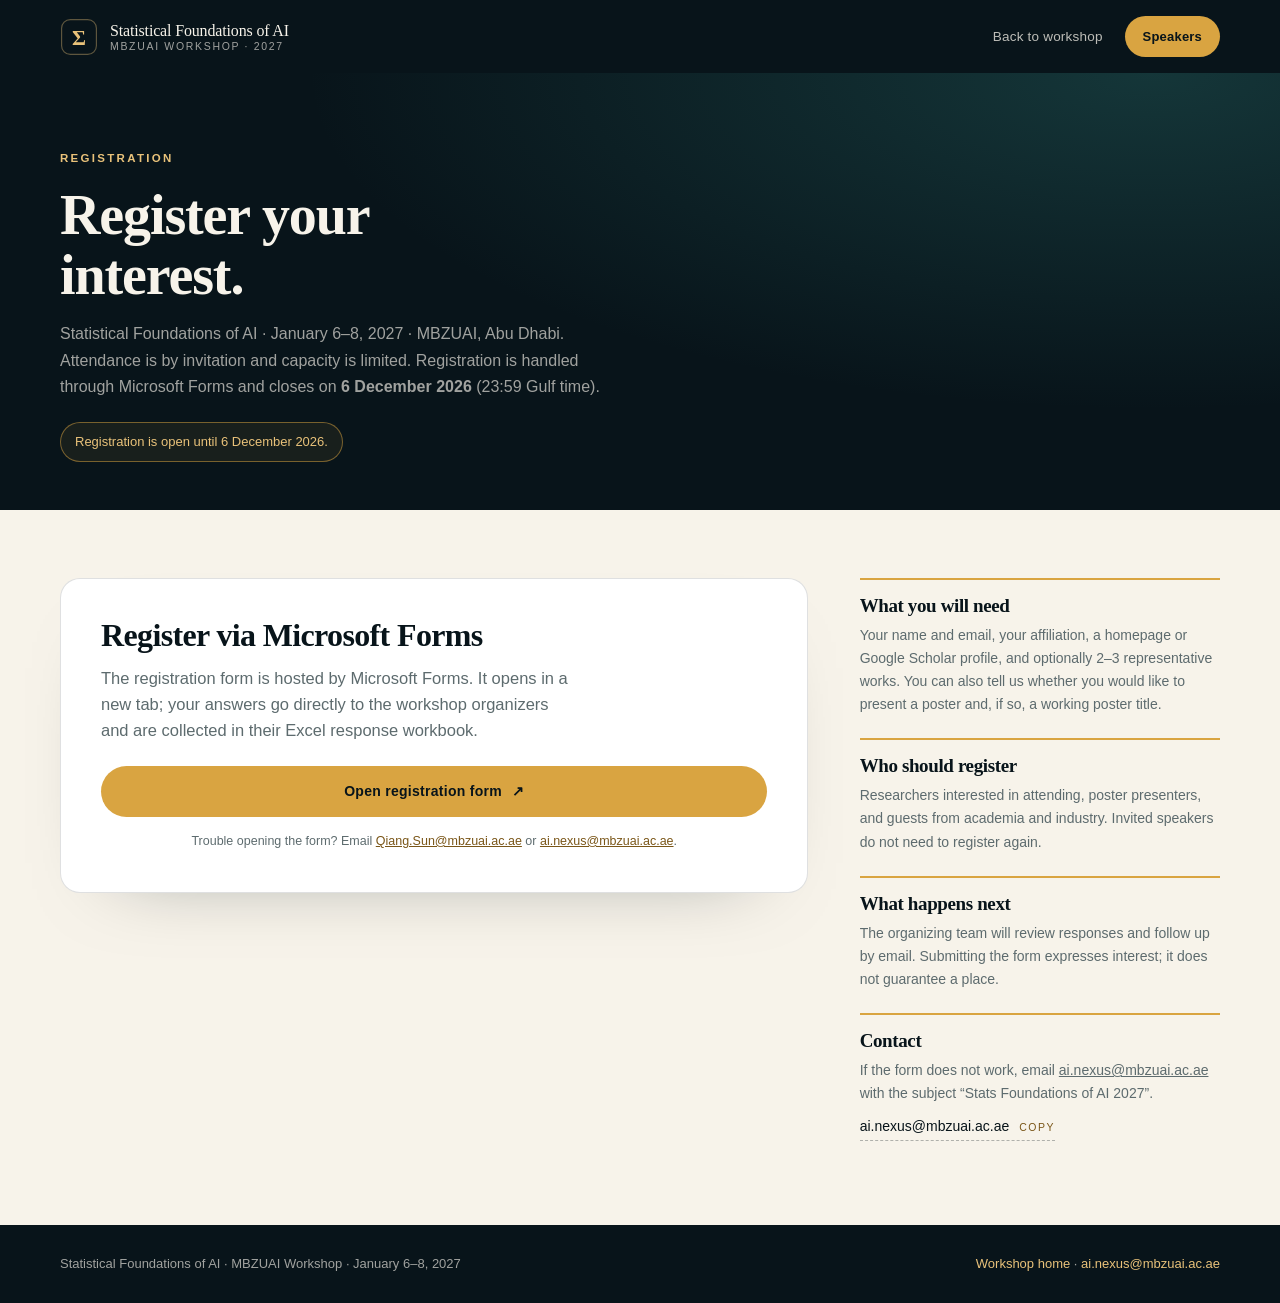
<file: register.html>
<!DOCTYPE html>
<html lang="en">
<head>
  <meta charset="utf-8">
  <meta name="viewport" content="width=device-width, initial-scale=1">
  <title>Register your interest · Statistical Foundations of AI · MBZUAI 2027</title>
  <meta name="description" content="Register your interest to attend the Statistical Foundations of AI workshop at MBZUAI, January 6–8, 2027. Registration is handled through Microsoft Forms.">
  <meta name="theme-color" content="#08141a">
  <link rel="canonical" href="https://sfai-2027.vercel.app/register.html">
  <link rel="icon" href="assets/favicon.svg" type="image/svg+xml">
  <link rel="apple-touch-icon" href="assets/apple-touch-icon.png">
  <link rel="stylesheet" href="assets/styles.css">
</head>
<body class="page-register">
  <a class="skip-link" href="#main">Skip to content</a>

  <header class="site-header site-header--solid">
    <div class="shell header-inner">
      <a class="brand" href="index.html" aria-label="Statistical Foundations of AI — home">
        <svg class="brand__mark" viewBox="0 0 48 48" aria-hidden="true" focusable="false">
          <rect x="2" y="2" width="44" height="44" rx="11" fill="none" stroke="currentColor" stroke-opacity=".38" stroke-width="1.5"/>
          <text x="24" y="33.5" text-anchor="middle" font-family="Georgia, 'Times New Roman', serif" font-size="27" font-weight="700" fill="currentColor">Σ</text>
        </svg>
        <span class="brand__text">
          <span class="brand__title">Statistical Foundations of AI</span>
          <span class="brand__sub">MBZUAI Workshop · 2027</span>
        </span>
      </a>

      <nav class="nav nav--simple" aria-label="Registration navigation">
        <a href="index.html">Back to workshop</a>
        <a class="nav__cta" href="index.html#speakers">Speakers</a>
      </nav>
    </div>
  </header>

  <main id="main">
    <section class="reg-hero">
      <div class="shell">
        <p class="eyebrow eyebrow--light">Registration</p>
        <h1 class="reg-hero__title">Register your interest.</h1>
        <p class="reg-hero__lede">
          Statistical Foundations of AI · January 6–8, 2027 · MBZUAI, Abu Dhabi.
          Attendance is by invitation and capacity is limited. Registration is handled through
          Microsoft Forms and closes on <strong>6 December 2026</strong> (23:59 Gulf time).
        </p>
        <p class="reg-status" id="reg-status" role="status" aria-live="polite">Registration is open.</p>
      </div>
    </section>

    <section class="section reg-section">
      <div class="shell reg-layout">
        <div class="reg-card">
          <div id="reg-open">
            <h2 class="reg-card__title">Register via Microsoft Forms</h2>
            <p class="reg-card__lede">
              The registration form is hosted by Microsoft Forms. It opens in a new tab; your
              answers go directly to the workshop organizers and are collected in their Excel
              response workbook.
            </p>
            <a class="btn btn--solid reg-submit"
               id="reg-link"
               href="https://forms.cloud.microsoft/Pages/ResponsePage.aspx?id=03IyyQcbPUujthmzSpc5FcSINLVxRylGv4W7kM42NJNUNzdMWFlVOURRTUM1SVdKMUZOOEpFMjdQTS4u"
               target="_blank" rel="noopener noreferrer">
              Open registration form <span aria-hidden="true">↗</span>
            </a>
            <p class="form-fallback">
              Trouble opening the form? Email
              <a href="mailto:Qiang.Sun@mbzuai.ac.ae?subject=Stats%20Foundations%20of%20AI%202027%20%E2%80%94%20registration">Qiang.Sun@mbzuai.ac.ae</a>
              or <a href="mailto:ai.nexus@mbzuai.ac.ae">ai.nexus@mbzuai.ac.ae</a>.
            </p>
          </div>

          <div class="reg-closed" id="reg-closed" hidden>
            <h2>Registration is closed.</h2>
            <p>The registration deadline for this workshop has passed. If you still need to get in touch, email
              <a href="mailto:Qiang.Sun@mbzuai.ac.ae">Qiang.Sun@mbzuai.ac.ae</a> or
              <a href="mailto:ai.nexus@mbzuai.ac.ae">ai.nexus@mbzuai.ac.ae</a>.</p>
          </div>
        </div>

        <aside class="reg-aside" aria-label="Registration information">
          <div class="reg-aside__item">
            <h2>What you will need</h2>
            <p>Your name and email, your affiliation, a homepage or Google Scholar profile, and optionally 2–3 representative works. You can also tell us whether you would like to present a poster and, if so, a working poster title.</p>
          </div>
          <div class="reg-aside__item">
            <h2>Who should register</h2>
            <p>Researchers interested in attending, poster presenters, and guests from academia and industry. Invited speakers do not need to register again.</p>
          </div>
          <div class="reg-aside__item">
            <h2>What happens next</h2>
            <p>The organizing team will review responses and follow up by email. Submitting the form expresses interest; it does not guarantee a place.</p>
          </div>
          <div class="reg-aside__item">
            <h2>Contact</h2>
            <p>If the form does not work, email <a href="mailto:ai.nexus@mbzuai.ac.ae">ai.nexus@mbzuai.ac.ae</a> with the subject “Stats Foundations of AI 2027”.</p>
            <button class="copy-email" type="button" data-email="ai.nexus@mbzuai.ac.ae">
              <span class="copy-email__text">ai.nexus@mbzuai.ac.ae</span>
              <span class="copy-email__hint" aria-live="polite">Copy</span>
            </button>
            <p class="copy-status" role="status" aria-live="polite"></p>
          </div>
        </aside>
      </div>
    </section>
  </main>

  <footer class="site-footer reg-footer">
    <div class="shell reg-footer__inner">
      <p>Statistical Foundations of AI · MBZUAI Workshop · January 6–8, 2027</p>
      <p><a href="index.html">Workshop home</a> · <a href="mailto:ai.nexus@mbzuai.ac.ae">ai.nexus@mbzuai.ac.ae</a></p>
    </div>
  </footer>

  <script src="assets/main.js" defer></script>
  <script>
    (function () {
      "use strict";
      var defaultDeadline = "2026-12-06T23:59:59+04:00";
      var status = document.getElementById("reg-status");
      var open = document.getElementById("reg-open");
      var closed = document.getElementById("reg-closed");

      function formatDate(date) {
        try {
          return date.toLocaleDateString("en-GB", { day: "numeric", month: "long", year: "numeric" });
        } catch (error) {
          return "6 December 2026";
        }
      }

      function applyDeadline() {
        var raw = document.body.getAttribute("data-deadline") || defaultDeadline;
        var deadline = new Date(raw);
        var isClosed = !isNaN(deadline.getTime()) && new Date().getTime() > deadline.getTime();
        if (status) {
          status.textContent = isClosed
            ? "Registration closed on " + formatDate(deadline) + "."
            : "Registration is open until " + formatDate(deadline) + ".";
          status.classList.toggle("reg-status--closed", isClosed);
        }
        if (open) open.hidden = isClosed;
        if (closed) closed.hidden = !isClosed;
      }

      applyDeadline();
      window.__applyRegistrationDeadline = applyDeadline;
    })();
  </script>
</body>
</html>
</file>
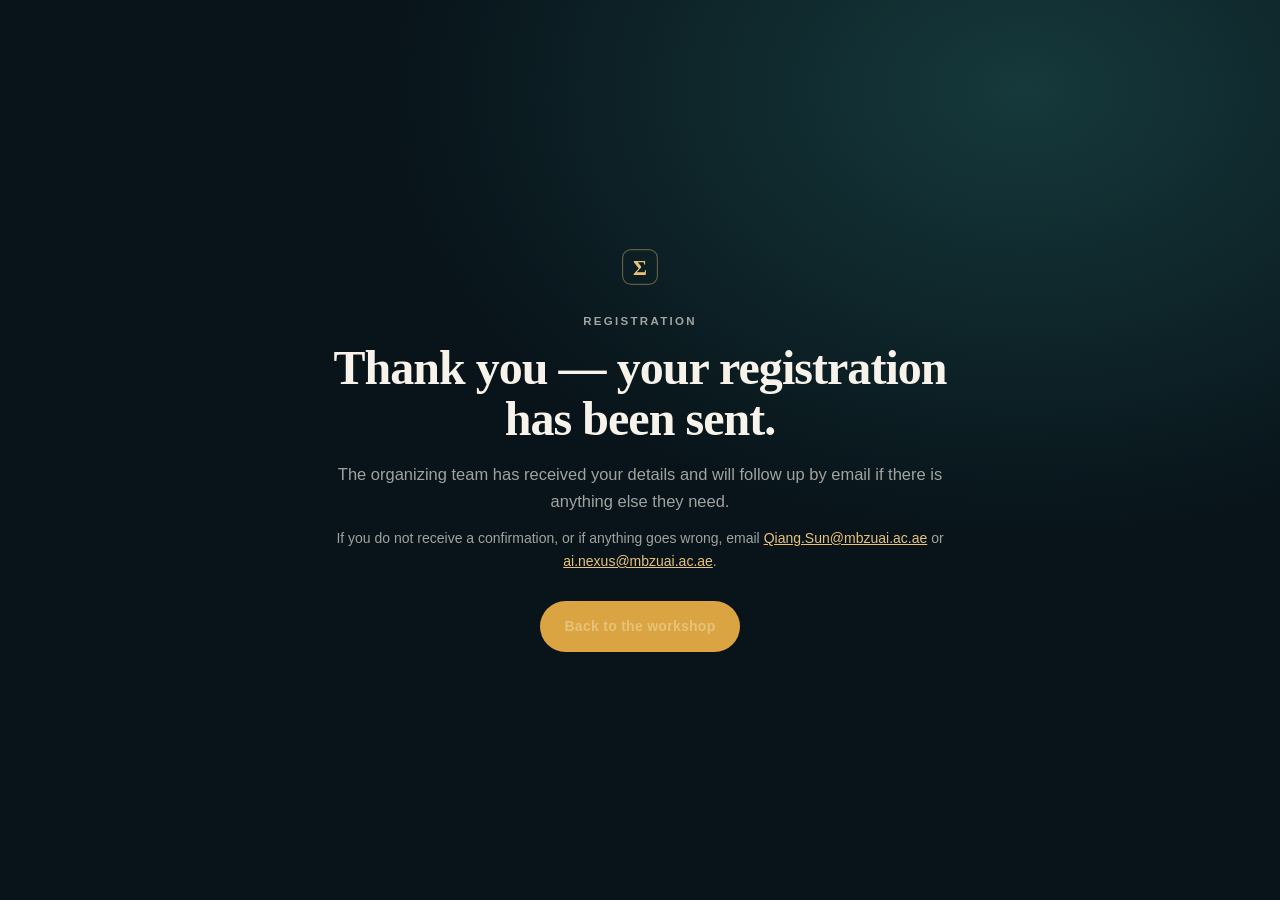
<file: thanks.html>
<!DOCTYPE html>
<html lang="en">
<head>
  <meta charset="utf-8">
  <meta name="viewport" content="width=device-width, initial-scale=1">
  <title>Registration received · Statistical Foundations of AI · MBZUAI 2027</title>
  <meta name="robots" content="noindex">
  <meta name="theme-color" content="#08141a">
  <link rel="icon" href="assets/favicon.svg" type="image/svg+xml">
  <link rel="stylesheet" href="assets/styles.css">
</head>
<body class="page-thanks">
  <main class="thanks">
    <div class="thanks__inner">
      <a class="brand" href="index.html" aria-label="Statistical Foundations of AI — home">
        <svg class="brand__mark" viewBox="0 0 48 48" aria-hidden="true" focusable="false">
          <rect x="2" y="2" width="44" height="44" rx="11" fill="none" stroke="currentColor" stroke-opacity=".38" stroke-width="1.5"/>
          <text x="24" y="33.5" text-anchor="middle" font-family="Georgia, 'Times New Roman', serif" font-size="27" font-weight="700" fill="currentColor">Σ</text>
        </svg>
      </a>
      <p class="eyebrow eyebrow--light">Registration</p>
      <h1>Thank you — your registration has been sent.</h1>
      <p>The organizing team has received your details and will follow up by email if there is anything else they need.</p>
      <p class="thanks__muted">If you do not receive a confirmation, or if anything goes wrong, email
        <a href="mailto:Qiang.Sun@mbzuai.ac.ae">Qiang.Sun@mbzuai.ac.ae</a> or
        <a href="mailto:ai.nexus@mbzuai.ac.ae">ai.nexus@mbzuai.ac.ae</a>.</p>
      <div class="thanks__actions">
        <a class="btn btn--solid" href="index.html">Back to the workshop</a>
      </div>
    </div>
  </main>
</body>
</html>
</file>
<file: assets/styles.css>
/* ==========================================================================
   Statistical Foundations of AI — MBZUAI Workshop, January 6–8, 2027
   ========================================================================== */

:root {
  --ink: #08141a;
  --ink-soft: #0d2026;
  --ink-3: #143038;
  --paper: #f7f3ea;
  --paper-2: #efe8da;
  --sand: #e6dbc5;
  --amber: #d9a441;
  --amber-soft: #e9c27a;
  --amber-ink: #7a5618;
  --teal: #2f7e7a;
  --muted: #5d6b6e;
  --muted-light: rgba(247, 243, 234, 0.64);
  --line: rgba(8, 20, 26, 0.13);
  --line-light: rgba(247, 243, 234, 0.15);

  --serif: "Iowan Old Style", "Charter", "Georgia", "Times New Roman", serif;
  --sans: -apple-system, BlinkMacSystemFont, "Segoe UI", "Helvetica Neue", Arial, sans-serif;

  --shell: 1160px;
  --gutter: clamp(20px, 5vw, 52px);
  --radius: 16px;
}

*,
*::before,
*::after { box-sizing: border-box; }

html {
  scroll-behavior: smooth;
  -webkit-text-size-adjust: 100%;
}

body {
  margin: 0;
  background: var(--paper);
  color: var(--ink);
  font-family: var(--sans);
  font-size: 16.5px;
  line-height: 1.65;
  -webkit-font-smoothing: antialiased;
  text-rendering: optimizeLegibility;
}

::selection { background: var(--amber); color: var(--ink); }

img { max-width: 100%; display: block; }

a { color: inherit; }

h1, h2, h3, h4 {
  margin: 0;
  font-family: var(--serif);
  font-weight: 600;
  line-height: 1.06;
  letter-spacing: -0.02em;
}

p { margin: 0; }

ul, ol { margin: 0; padding: 0; }

button { font: inherit; }

:focus-visible {
  outline: 2px solid var(--amber);
  outline-offset: 3px;
  border-radius: 4px;
}

.shell {
  width: min(var(--shell), calc(100% - var(--gutter) * 2));
  margin-inline: auto;
}

.shell--narrow { width: min(820px, calc(100% - var(--gutter) * 2)); }

.skip-link {
  position: fixed;
  top: 10px;
  left: 10px;
  z-index: 200;
  padding: 10px 16px;
  border-radius: 8px;
  background: var(--amber);
  color: var(--ink);
  font-size: 14px;
  font-weight: 600;
  text-decoration: none;
  transform: translateY(-200%);
  transition: transform 0.2s ease;
}
.skip-link:focus { transform: none; }

/* --------------------------------------------------------------------------
   Header
   -------------------------------------------------------------------------- */

.site-header {
  position: fixed;
  inset: 0 0 auto 0;
  z-index: 100;
  padding-block: 20px;
  color: var(--paper);
  transition: background 0.35s ease, padding 0.35s ease, box-shadow 0.35s ease;
}

.site-header::after {
  content: "";
  position: absolute;
  inset: auto 0 0 0;
  height: 1px;
  background: linear-gradient(90deg, transparent, rgba(247, 243, 234, 0.18), transparent);
  opacity: 1;
  transition: opacity 0.3s ease;
}

.site-header.is-scrolled {
  padding-block: 12px;
  background: rgba(8, 20, 26, 0.9);
  -webkit-backdrop-filter: blur(14px);
  backdrop-filter: blur(14px);
  box-shadow: 0 10px 40px rgba(0, 0, 0, 0.28);
}

.site-header.is-scrolled::after { opacity: 0; }

.header-inner {
  display: flex;
  align-items: center;
  justify-content: space-between;
  gap: 24px;
}

.brand {
  display: inline-flex;
  align-items: center;
  gap: 12px;
  text-decoration: none;
  min-width: 0;
}

.brand__mark {
  width: 38px;
  height: 38px;
  flex: none;
  color: var(--amber-soft);
}

.brand__text { display: grid; line-height: 1.2; }

.brand__title {
  font-family: var(--serif);
  font-size: 16px;
  letter-spacing: -0.01em;
  white-space: nowrap;
}

.brand__sub {
  font-size: 10.5px;
  letter-spacing: 0.16em;
  text-transform: uppercase;
  color: var(--muted-light);
  white-space: nowrap;
}

.nav {
  display: flex;
  align-items: center;
  gap: 26px;
}

.nav > a {
  font-size: 13.5px;
  letter-spacing: 0.015em;
  text-decoration: none;
  color: rgba(247, 243, 234, 0.76);
  transition: color 0.2s ease;
}

.nav > a:hover { color: var(--paper); }

.nav .nav__cta {
  color: var(--ink);
  background: var(--amber);
  padding: 10px 18px;
  border-radius: 999px;
  font-weight: 600;
  font-size: 13px;
  transition: background 0.2s ease, transform 0.2s ease;
}

.nav .nav__cta:hover {
  background: var(--amber-soft);
  transform: translateY(-1px);
}

.nav-toggle {
  display: none;
  width: 42px;
  height: 42px;
  padding: 11px 9px;
  border: 1px solid rgba(247, 243, 234, 0.28);
  border-radius: 10px;
  background: transparent;
  cursor: pointer;
  flex-direction: column;
  justify-content: space-between;
}

.nav-toggle span {
  display: block;
  height: 1.5px;
  background: var(--paper);
  border-radius: 2px;
  transition: transform 0.25s ease, opacity 0.2s ease;
}

.nav-toggle[aria-expanded="true"] span:nth-child(1) { transform: translateY(7px) rotate(45deg); }
.nav-toggle[aria-expanded="true"] span:nth-child(2) { opacity: 0; }
.nav-toggle[aria-expanded="true"] span:nth-child(3) { transform: translateY(-7px) rotate(-45deg); }

/* --------------------------------------------------------------------------
   Hero
   -------------------------------------------------------------------------- */

.hero {
  position: relative;
  display: flex;
  align-items: flex-end;
  min-height: min(940px, 100svh);
  padding: calc(120px + 2vw) 0 clamp(56px, 8vw, 92px);
  color: var(--paper);
  overflow: hidden;
  background: var(--ink);
}

.hero__media {
  position: absolute;
  inset: 0;
  z-index: 0;
}

.hero__media img {
  width: 100%;
  height: 100%;
  object-fit: cover;
  object-position: center;
}

.hero__veil {
  position: absolute;
  inset: 0;
  z-index: 1;
  background:
    linear-gradient(180deg, rgba(8, 20, 26, 0.42) 0%, rgba(8, 20, 26, 0.12) 32%, rgba(8, 20, 26, 0.72) 74%, rgba(8, 20, 26, 0.96) 100%),
    radial-gradient(120% 80% at 15% 20%, rgba(8, 20, 26, 0.35), transparent 60%);
}

.hero__inner {
  position: relative;
  z-index: 2;
  min-width: 0;
  width: min(var(--shell), calc(100% - var(--gutter) * 2));
}

.eyebrow {
  margin: 0 0 18px;
  font-size: 11.5px;
  font-weight: 600;
  letter-spacing: 0.2em;
  text-transform: uppercase;
  color: var(--amber-ink);
}

.eyebrow--light { color: var(--amber-soft); }

.hero__title {
  max-width: 15ch;
  font-size: clamp(3.1rem, 8.6vw, 6.6rem);
  line-height: 0.94;
  letter-spacing: -0.035em;
  font-weight: 600;
  text-wrap: balance;
  margin-bottom: clamp(20px, 3vw, 30px);
}

.hero__lede {
  max-width: 620px;
  font-size: clamp(16px, 1.5vw, 19px);
  line-height: 1.6;
  color: rgba(247, 243, 234, 0.82);
}

.hero__meta {
  display: flex;
  flex-wrap: wrap;
  gap: 10px;
  margin-top: 28px;
}

.chip {
  display: inline-flex;
  align-items: center;
  gap: 8px;
  padding: 9px 15px;
  border: 1px solid rgba(247, 243, 234, 0.26);
  border-radius: 999px;
  background: rgba(8, 20, 26, 0.32);
  -webkit-backdrop-filter: blur(8px);
  backdrop-filter: blur(8px);
  font-size: 13.5px;
  letter-spacing: 0.01em;
  color: var(--paper);
}

.chip svg { width: 16px; height: 16px; flex: none; color: var(--amber-soft); }

a.chip { text-decoration: none; }

.chip--link {
  cursor: pointer;
  transition: background 0.2s ease, border-color 0.2s ease, color 0.2s ease, transform 0.2s ease;
}

.chip--link:hover,
.chip--link:focus-visible {
  background: rgba(217, 164, 65, 0.22);
  border-color: var(--amber);
  transform: translateY(-1px);
}

.chip--ghost.chip--link:hover,
.chip--ghost.chip--link:focus-visible {
  color: var(--amber-soft);
}

.chip--ghost {
  background: transparent;
  border-color: rgba(217, 164, 65, 0.55);
  color: var(--amber-soft);
  letter-spacing: 0.1em;
  text-transform: uppercase;
  font-size: 11.5px;
  font-weight: 600;
}

.hero__actions {
  display: flex;
  flex-wrap: wrap;
  gap: 12px;
  margin-top: 30px;
}

.btn {
  display: inline-flex;
  align-items: center;
  gap: 10px;
  padding: 14px 24px;
  border-radius: 999px;
  font-size: 14px;
  font-weight: 600;
  letter-spacing: 0.02em;
  text-decoration: none;
  transition: transform 0.2s ease, background 0.2s ease, border-color 0.2s ease, color 0.2s ease;
}

.btn--solid {
  background: var(--amber);
  color: var(--ink);
}

.btn--solid:hover {
  background: var(--amber-soft);
  transform: translateY(-2px);
}

.btn--solid.is-copied {
  background: var(--teal);
  color: var(--paper);
}

.btn--line {
  border: 1px solid rgba(247, 243, 234, 0.42);
  color: var(--paper);
}

.btn--line:hover {
  border-color: var(--paper);
  background: rgba(247, 243, 234, 0.08);
  transform: translateY(-2px);
}

.btn--dark-text { color: var(--ink); border-color: rgba(8, 20, 26, 0.3); }
.btn--dark-text:hover { border-color: var(--ink); background: rgba(8, 20, 26, 0.06); }

.countdown {
  display: inline-grid;
  gap: 10px;
  margin-top: 40px;
  padding: 16px 22px;
  border: 1px solid rgba(247, 243, 234, 0.2);
  border-radius: 16px;
  background: rgba(8, 20, 26, 0.4);
  -webkit-backdrop-filter: blur(10px);
  backdrop-filter: blur(10px);
}

.countdown[hidden] { display: none; }

.countdown__label {
  margin: 0;
  font-size: 10.5px;
  letter-spacing: 0.18em;
  text-transform: uppercase;
  color: var(--muted-light);
}

.countdown__units {
  display: flex;
  align-items: baseline;
  gap: 20px;
}

.countdown__unit { display: grid; gap: 1px; }

.countdown__unit span {
  font-family: var(--serif);
  font-size: clamp(24px, 3.4vw, 32px);
  line-height: 1;
  font-variant-numeric: tabular-nums;
  color: var(--paper);
}

.countdown__unit small {
  font-size: 10px;
  letter-spacing: 0.14em;
  text-transform: uppercase;
  color: var(--muted-light);
}

/* --------------------------------------------------------------------------
   Notice band
   -------------------------------------------------------------------------- */

.notice {
  background: var(--paper-2);
  border-bottom: 1px solid var(--line);
}

.notice__inner {
  display: flex;
  align-items: center;
  gap: 14px;
  padding-block: 14px;
  font-size: 13.5px;
  color: var(--ink);
}

.notice__dot {
  width: 7px;
  height: 7px;
  flex: none;
  border-radius: 50%;
  background: var(--teal);
  box-shadow: 0 0 0 4px rgba(47, 126, 122, 0.14);
}

.notice p { margin: 0; flex: 1; }
.notice p strong { font-weight: 600; }

.notice a {
  flex: none;
  font-size: 13px;
  font-weight: 600;
  color: var(--amber-ink);
  text-decoration: none;
  white-space: nowrap;
}

.notice a:hover { text-decoration: underline; }

/* --------------------------------------------------------------------------
   Sections
   -------------------------------------------------------------------------- */

.section {
  padding-block: clamp(72px, 10vw, 128px);
  scroll-margin-top: 90px;
}

.section--tint { background: var(--paper-2); }
.section--tight { padding-block: clamp(56px, 7vw, 88px); }

.section--dark {
  background: var(--ink);
  color: var(--paper);
}

.section-head { margin-bottom: clamp(36px, 5vw, 60px); }

.section-head--split {
  display: grid;
  grid-template-columns: minmax(0, 1.25fr) minmax(0, 0.75fr);
  align-items: end;
  gap: clamp(24px, 4vw, 56px);
}

.section-title {
  max-width: 22ch;
  font-size: clamp(2rem, 4.2vw, 3.5rem);
  text-wrap: balance;
}

.section-aside {
  max-width: 40ch;
  font-size: 15px;
  color: var(--muted);
  padding-bottom: 6px;
}

.section-aside__note {
  display: block;
  margin-top: 6px;
  font-size: 12px;
  color: var(--muted);
}

.section--dark .section-aside { color: var(--muted-light); }

.lead {
  font-family: var(--serif);
  font-size: clamp(1.2rem, 2vw, 1.5rem);
  line-height: 1.45;
  letter-spacing: -0.01em;
}

/* About */

.about-grid {
  display: grid;
  grid-template-columns: minmax(0, 1.35fr) minmax(300px, 0.85fr);
  gap: clamp(32px, 5vw, 72px);
  align-items: start;
}

.about-copy p + p { margin-top: 18px; }
.about-copy p:not(.lead) { color: var(--muted); }

.facts {
  border: 1px solid var(--line);
  border-radius: var(--radius);
  background: rgba(255, 255, 255, 0.44);
  overflow: hidden;
}

.facts dl { margin: 0; }

.fact {
  display: grid;
  gap: 4px;
  padding: 17px 24px;
}

.fact + .fact { border-top: 1px solid var(--line); }

.fact dt {
  font-size: 10.5px;
  font-weight: 600;
  letter-spacing: 0.17em;
  text-transform: uppercase;
  color: var(--muted);
}

.fact dd {
  margin: 0;
  font-size: 15.5px;
  line-height: 1.4;
}

.fact dd span {
  display: block;
  font-size: 13px;
  color: var(--muted);
  margin-top: 2px;
}

/* Topics */

.topics {
  list-style: none;
  display: grid;
  grid-template-columns: repeat(3, minmax(0, 1fr));
  gap: 18px;
}

.topic {
  --topic-accent: #b07a1e;
  --topic-tint: rgba(217, 164, 65, 0.18);
  position: relative;
  border: 1px solid var(--line);
  border-radius: 18px;
  background: rgba(255, 255, 255, 0.34);
  overflow: hidden;
  transition: transform 0.25s ease, border-color 0.25s ease, background 0.25s ease, box-shadow 0.25s ease;
}

.topic::before {
  content: "";
  position: absolute;
  inset: 0;
  background: radial-gradient(125% 90% at 100% 0%, var(--topic-tint), transparent 62%);
  pointer-events: none;
}

.topic__card {
  position: relative;
  z-index: 1;
  display: flex;
  flex-direction: column;
  height: 100%;
  padding: 24px 24px 26px;
  color: inherit;
  text-decoration: none;
}

.topic__top {
  display: flex;
  align-items: flex-start;
  justify-content: space-between;
  gap: 16px;
  margin-bottom: 38px;
}

.topic__icon {
  width: 48px;
  height: 48px;
  display: grid;
  place-items: center;
  border-radius: 14px;
  border: 1px solid rgba(8, 20, 26, 0.08);
  background: var(--topic-tint);
  color: var(--topic-accent);
  transition: transform 0.25s ease;
}

.topic__icon svg { width: 24px; height: 24px; }

.topic__num {
  display: block;
  padding-top: 4px;
  font-family: var(--serif);
  font-size: 13px;
  letter-spacing: 0.08em;
  color: var(--topic-accent);
}

.topic h3 {
  font-size: 21px;
  margin-bottom: 10px;
  letter-spacing: -0.01em;
}

.topic p {
  font-size: 14.5px;
  color: var(--muted);
  line-height: 1.55;
}

.topic__cta {
  margin-top: auto;
  padding-top: 22px;
  display: inline-flex;
  align-items: center;
  gap: 6px;
  font-size: 10.5px;
  font-weight: 600;
  letter-spacing: 0.13em;
  text-transform: uppercase;
  color: var(--topic-accent);
  opacity: 0.78;
  transition: opacity 0.2s ease, transform 0.2s ease;
}

.topic:hover,
.topic:focus-within {
  transform: translateY(-4px);
  border-color: var(--topic-accent);
  background: rgba(255, 255, 255, 0.72);
  box-shadow: 0 22px 48px -30px rgba(8, 20, 26, 0.45);
}

.topic:hover .topic__icon,
.topic:focus-within .topic__icon { transform: scale(1.06); }

.topic:hover .topic__cta,
.topic:focus-within .topic__cta { opacity: 1; transform: translateX(2px); }

@media (max-width: 1080px) {
  .topics { grid-template-columns: repeat(2, minmax(0, 1fr)); }
}

@media (max-width: 640px) {
  .topics { grid-template-columns: 1fr; }
  .topic__top { margin-bottom: 26px; }
}

/* Topic hover popover */

.topic-popover {
  position: fixed;
  z-index: 300;
  width: min(360px, calc(100vw - 24px));
  padding: 18px 20px;
  border: 1px solid var(--line);
  border-radius: 16px;
  background: var(--paper);
  color: var(--ink);
  box-shadow: 0 24px 60px -24px rgba(8, 20, 26, 0.55);
  opacity: 0;
  transform: translateY(6px);
  transition: opacity 0.16s ease, transform 0.16s ease;
  pointer-events: auto;
}

.topic-popover[hidden] { display: none; }
.topic-popover.is-visible { opacity: 1; transform: none; }

.topic-popover__eyebrow {
  display: block;
  margin-bottom: 8px;
  font-size: 10.5px;
  font-weight: 600;
  letter-spacing: 0.16em;
  text-transform: uppercase;
  color: var(--amber-ink);
}

.topic-popover__title {
  font-size: 21px;
  margin-bottom: 9px;
}

.topic-popover__text {
  margin-bottom: 14px;
  font-size: 13.5px;
  line-height: 1.55;
  color: var(--ink);
  opacity: 0.82;
}

.topic-popover__link {
  font-size: 12.5px;
  font-weight: 600;
  color: var(--amber-ink);
  text-decoration: none;
  border-bottom: 1px solid rgba(122, 86, 24, 0.35);
  padding-bottom: 1px;
}

.topic-popover__link:hover { border-bottom-color: var(--amber-ink); }

/* Speakers */

.speakers {
  list-style: none;
  display: grid;
  grid-template-columns: repeat(auto-fill, minmax(252px, 1fr));
  gap: 14px;
}

.speaker {
  display: flex;
  align-items: center;
  gap: 16px;
  padding: 18px 20px;
  border: 1px solid var(--line);
  border-radius: 14px;
  background: rgba(255, 255, 255, 0.36);
  transition: transform 0.22s ease, background 0.22s ease, box-shadow 0.22s ease;
}

.speaker__monogram {
  width: 46px;
  height: 46px;
  flex: none;
  display: grid;
  place-items: center;
  border-radius: 50%;
  background: var(--paper-2);
  border: 1px solid var(--line);
  font-family: var(--serif);
  font-size: 15px;
  letter-spacing: 0.02em;
  color: var(--ink);
}

.speaker h3 { font-size: 19px; }

.speaker p {
  margin-top: 3px;
  font-size: 13.5px;
  line-height: 1.4;
  color: var(--muted);
}

.speaker__tag {
  display: inline-block;
  margin-top: 7px;
  font-size: 10px !important;
  font-weight: 600;
  letter-spacing: 0.14em;
  text-transform: uppercase;
  color: var(--amber-ink) !important;
}

/* Program */

.days {
  display: grid;
  grid-template-columns: repeat(3, minmax(0, 1fr));
  gap: 18px;
}

.day {
  padding: 28px 26px 30px;
  border: 1px solid var(--line-light);
  border-radius: 18px;
  background: rgba(247, 243, 234, 0.045);
}

.day__head {
  padding-bottom: 20px;
  margin-bottom: 18px;
  border-bottom: 1px solid var(--line-light);
}

.day__index {
  display: block;
  margin-bottom: 10px;
  font-size: 10.5px;
  font-weight: 600;
  letter-spacing: 0.18em;
  text-transform: uppercase;
  color: var(--amber-soft);
}

.day h3 {
  font-size: 25px;
  line-height: 1.1;
}

.day h3 span {
  display: block;
  font-family: var(--sans);
  font-size: 12.5px;
  font-weight: 500;
  letter-spacing: 0.12em;
  text-transform: uppercase;
  color: var(--muted-light);
  margin-top: 8px;
}

.day__list {
  list-style: none;
  display: grid;
  gap: 13px;
}

.day__list li {
  display: grid;
  grid-template-columns: 76px minmax(0, 1fr);
  gap: 12px;
  font-size: 14px;
  line-height: 1.45;
  color: rgba(247, 243, 234, 0.86);
}

.day__list li span {
  font-size: 10.5px;
  font-weight: 600;
  letter-spacing: 0.1em;
  text-transform: uppercase;
  color: var(--muted-light);
  padding-top: 2px;
}

.day__list em {
  font-style: normal;
  color: var(--muted-light);
  font-size: 12.5px;
}

.program-note {
  margin-top: 30px;
  font-size: 14px;
  color: var(--muted-light);
}

.program-note a { color: var(--amber-soft); text-decoration-thickness: 1px; text-underline-offset: 3px; }

/* Venue */

.venue-grid {
  display: grid;
  grid-template-columns: minmax(0, 1.05fr) minmax(0, 0.95fr);
  gap: clamp(32px, 5vw, 64px);
  align-items: start;
}

.venue-card {
  border: 1px solid var(--line);
  border-radius: 20px;
  overflow: hidden;
  background: rgba(255, 255, 255, 0.4);
}

.venue-card__map {
  position: relative;
  display: block;
  height: 240px;
  color: inherit;
  text-decoration: none;
  background:
    radial-gradient(120% 120% at 20% 10%, rgba(47, 126, 122, 0.55), transparent 60%),
    linear-gradient(150deg, #0c262d, #0a1a20 70%);
  overflow: hidden;
}

.venue-card__grid {
  position: absolute;
  inset: -20%;
  background-image:
    linear-gradient(rgba(247, 243, 234, 0.08) 1px, transparent 1px),
    linear-gradient(90deg, rgba(247, 243, 234, 0.08) 1px, transparent 1px);
  background-size: 42px 42px;
  transform: rotate(-8deg);
}

.venue-card__grid::after {
  content: "";
  position: absolute;
  inset: 0;
  background: linear-gradient(120deg, transparent 40%, rgba(217, 164, 65, 0.18) 50%, transparent 60%);
}

.venue-card__pin {
  position: absolute;
  top: 50%;
  left: 50%;
  width: 58px;
  height: 58px;
  display: grid;
  place-items: center;
  transform: translate(-50%, -50%);
  border-radius: 50%;
  background: rgba(217, 164, 65, 0.16);
  border: 1px solid rgba(217, 164, 65, 0.6);
  color: var(--amber-soft);
  box-shadow: 0 0 0 14px rgba(217, 164, 65, 0.07), 0 0 0 28px rgba(217, 164, 65, 0.04);
}

.venue-card__pin svg { width: 26px; height: 26px; }

.venue-card__map:focus-visible {
  outline: 2px solid var(--amber);
  outline-offset: -4px;
}

.venue-card__map-label {
  position: absolute;
  left: 20px;
  bottom: 18px;
  display: inline-flex;
  align-items: center;
  gap: 6px;
  padding: 7px 12px;
  border-radius: 999px;
  border: 1px solid rgba(247, 243, 234, 0.28);
  background: rgba(8, 20, 26, 0.72);
  -webkit-backdrop-filter: blur(6px);
  backdrop-filter: blur(6px);
  color: var(--paper);
  font-size: 11px;
  font-weight: 600;
  letter-spacing: 0.1em;
  text-transform: uppercase;
  transition: border-color 0.2s ease, color 0.2s ease;
}

.venue-card__map:hover .venue-card__map-label,
.venue-card__map:focus-visible .venue-card__map-label {
  border-color: var(--amber);
  color: var(--amber-soft);
}

.venue-card__body { padding: 26px 28px 30px; }

.venue-card__body h3 { font-size: 23px; margin-bottom: 12px; }

.venue-card__address {
  font-size: 14.5px;
  line-height: 1.6;
  color: var(--muted);
}

.text-link {
  display: inline-block;
  margin-top: 16px;
  font-size: 13.5px;
  font-weight: 600;
  color: var(--amber-ink);
  text-decoration: none;
  border-bottom: 1px solid rgba(138, 100, 32, 0.35);
  padding-bottom: 2px;
}

.text-link:hover { border-bottom-color: var(--amber-ink); }

.venue-info { display: grid; }

.venue-info__item {
  padding: 22px 0;
  border-top: 1px solid var(--line);
}

.venue-info__item:first-child { border-top: 0; padding-top: 4px; }

.venue-info__item h3 {
  font-size: 20px;
  margin-bottom: 8px;
}

.venue-info__item p {
  font-size: 14.5px;
  color: var(--muted);
}

/* Register */

.register {
  display: grid;
  grid-template-columns: minmax(0, 1.15fr) minmax(0, 0.85fr);
  gap: clamp(30px, 5vw, 64px);
  padding: clamp(32px, 5vw, 64px);
  border-radius: 24px;
  background:
    radial-gradient(120% 140% at 100% 0%, rgba(47, 126, 122, 0.35), transparent 55%),
    var(--ink);
  color: var(--paper);
  position: relative;
  overflow: hidden;
}

.register::before {
  content: "";
  position: absolute;
  inset: 0 0 auto 0;
  height: 3px;
  background: linear-gradient(90deg, var(--amber), rgba(217, 164, 65, 0.1));
}

.register .eyebrow { color: var(--amber-soft); }

.register h2 {
  font-size: clamp(1.8rem, 3.6vw, 2.8rem);
  margin-bottom: 16px;
}

.register p { color: var(--muted-light); }

.register__actions {
  display: flex;
  flex-wrap: wrap;
  gap: 12px;
  align-content: center;
}

.register__contact {
  flex-basis: 100%;
  display: flex;
  align-items: baseline;
  gap: 12px;
  margin-top: 8px;
  font-size: 13px;
}

.register__contact > span {
  font-size: 10.5px;
  font-weight: 600;
  letter-spacing: 0.16em;
  text-transform: uppercase;
  color: var(--muted-light);
}

.copy-email {
  display: inline-flex;
  align-items: baseline;
  gap: 10px;
  padding: 2px 0;
  border: 0;
  border-bottom: 1px dashed rgba(247, 243, 234, 0.35);
  background: transparent;
  color: var(--paper);
  cursor: pointer;
  font-size: 14px;
}

.copy-email:hover { border-bottom-color: var(--paper); }

.copy-status {
  flex-basis: 100%;
  margin: 2px 0 0;
  font-size: 12.5px;
  color: var(--amber-soft);
  min-height: 1em;
}

.copy-email__hint {
  font-size: 10.5px;
  letter-spacing: 0.14em;
  text-transform: uppercase;
  color: var(--amber-soft);
}

/* FAQ */

.faq { border-top: 1px solid var(--line); }

.faq details { border-bottom: 1px solid var(--line); }

.faq summary {
  position: relative;
  display: block;
  padding: 21px 44px 21px 0;
  font-family: var(--serif);
  font-size: clamp(17px, 2vw, 20px);
  line-height: 1.35;
  cursor: pointer;
  list-style: none;
  -webkit-tap-highlight-color: transparent;
}

.faq summary::-webkit-details-marker { display: none; }

.faq summary::after {
  content: "+";
  position: absolute;
  right: 2px;
  top: 19px;
  font-family: var(--sans);
  font-size: 20px;
  font-weight: 300;
  line-height: 1;
  color: var(--amber-ink);
  transition: transform 0.2s ease;
}

.faq details[open] summary::after { transform: rotate(45deg); }

.faq details p {
  max-width: 72ch;
  padding: 0 0 22px;
  font-size: 15px;
  color: var(--muted);
}

.faq details p a { color: var(--amber-ink); }

/* Organizers */

.organizers {
  list-style: none;
  display: grid;
  grid-template-columns: repeat(auto-fit, minmax(190px, 1fr));
  gap: 24px;
}

.organizers li {
  padding-top: 18px;
  border-top: 2px solid var(--amber);
}

.organizers h3 {
  font-size: 19px;
  line-height: 1.2;
}

.organizers-note {
  margin: -8px 0 22px;
  font-size: 13px;
  color: var(--muted);
}

.organizer-link {
  color: inherit;
  text-decoration: none;
  border-bottom: 1px solid transparent;
  transition: color 0.2s ease, border-color 0.2s ease;
}

.organizer-link:hover,
.organizer-link:focus-visible {
  color: var(--amber-ink);
  border-bottom-color: rgba(122, 86, 24, 0.45);
}

.organizer-link__icon {
  display: inline-block;
  margin-left: 3px;
  font-family: var(--sans);
  font-size: 0.62em;
  vertical-align: 0.35em;
  color: var(--amber-ink);
  letter-spacing: 0;
  text-transform: none;
}

.organizers h3 .role {
  display: inline-block;
  margin-left: 6px;
  font-family: var(--sans);
  font-size: 9.5px;
  font-weight: 600;
  letter-spacing: 0.16em;
  text-transform: uppercase;
  color: var(--amber-ink);
  vertical-align: 2px;
}

.organizers p {
  margin-top: 5px;
  font-size: 13.5px;
  color: var(--muted);
}

/* --------------------------------------------------------------------------
   Footer
   -------------------------------------------------------------------------- */

.site-footer {
  background: var(--ink);
  color: var(--paper);
  padding: clamp(48px, 7vw, 76px) 0 26px;
}

.footer-grid {
  display: grid;
  grid-template-columns: minmax(0, 1.3fr) repeat(2, minmax(0, 0.55fr)) minmax(0, 1fr);
  gap: clamp(28px, 4vw, 56px);
}

.footer-brand { display: flex; gap: 14px; align-items: flex-start; }

.footer-brand .brand__mark { width: 40px; height: 40px; }

.footer-brand p {
  font-family: var(--serif);
  font-size: 17px;
  line-height: 1.3;
}

.footer-brand p span {
  display: block;
  margin-top: 6px;
  font-family: var(--sans);
  font-size: 11px;
  letter-spacing: 0.14em;
  text-transform: uppercase;
  color: var(--muted-light);
}

.footer-col { display: grid; align-content: start; gap: 9px; }

.footer-col h4 {
  margin-bottom: 6px;
  font-family: var(--sans);
  font-size: 10.5px;
  font-weight: 600;
  letter-spacing: 0.18em;
  text-transform: uppercase;
  color: var(--muted-light);
}

.footer-col a {
  font-size: 13.5px;
  color: rgba(247, 243, 234, 0.78);
  text-decoration: none;
}

.footer-col a:hover { color: var(--paper); text-decoration: underline; text-underline-offset: 3px; }

.footer-col--wide p {
  font-size: 13.5px;
  line-height: 1.55;
  color: var(--muted-light);
}

.footer-bottom {
  display: flex;
  flex-wrap: wrap;
  justify-content: space-between;
  gap: 10px;
  margin-top: clamp(36px, 5vw, 56px);
  padding-top: 20px;
  border-top: 1px solid var(--line-light);
  font-size: 12px;
  color: var(--muted-light);
}

/* --------------------------------------------------------------------------
   Reveal animation
   -------------------------------------------------------------------------- */

/* Only hide content once JavaScript is running, so the page stays readable
   without JS (and in print/screenshot modes). */
.js-anim [data-reveal] {
  opacity: 0;
  transform: translateY(18px);
  transition: opacity 0.7s cubic-bezier(0.22, 0.61, 0.36, 1), transform 0.7s cubic-bezier(0.22, 0.61, 0.36, 1);
}

.js-anim [data-reveal].is-visible {
  opacity: 1;
  transform: none;
}

/* --------------------------------------------------------------------------
   Responsive
   -------------------------------------------------------------------------- */

@media (max-width: 1080px) {
  .section-head--split { grid-template-columns: 1fr; align-items: start; }
  .section-aside { max-width: 56ch; }
  .footer-grid { grid-template-columns: repeat(2, minmax(0, 1fr)); }
  .footer-brand { grid-column: 1 / -1; }
}

@media (max-width: 920px) {
  .nav { display: none; }
  .nav-toggle { display: inline-flex; }

  .nav.is-open {
    position: absolute;
    top: 100%;
    left: 0;
    right: 0;
    display: flex;
    flex-direction: column;
    align-items: flex-start;
    gap: 4px;
    padding: 16px var(--gutter) 26px;
    background: rgba(8, 20, 26, 0.98);
    border-top: 1px solid rgba(247, 243, 234, 0.1);
    box-shadow: 0 30px 60px rgba(0, 0, 0, 0.4);
  }

  .nav.is-open > a {
    width: 100%;
    padding: 11px 0;
    font-size: 15px;
    border-bottom: 1px solid rgba(247, 243, 234, 0.08);
  }

  .nav.is-open .nav__cta {
    margin-top: 14px;
    width: auto;
    border-bottom: 0;
    padding: 12px 20px;
  }

  .about-grid,
  .venue-grid,
  .register { grid-template-columns: 1fr; }

  .topics { grid-template-columns: repeat(2, minmax(0, 1fr)); }
  .days { grid-template-columns: 1fr; }
  .day__list li { grid-template-columns: 86px minmax(0, 1fr); }
}

@media (max-width: 420px) {
  .header-inner { gap: 12px; }
  .brand { gap: 9px; }
  .brand__mark { width: 32px; height: 32px; }
  .brand__title { font-size: 14px; }
  .brand__sub { font-size: 9px; letter-spacing: 0.11em; }

  .hero__actions { display: grid; grid-template-columns: 1fr; }
  .hero__actions .btn { justify-content: center; }

  .countdown { padding: 14px 16px; }
  .countdown__units { gap: 12px; justify-content: space-between; }
}

@media (max-width: 640px) {
  body { font-size: 16px; }

  .hero { min-height: 88svh; padding-top: 128px; }
  .hero__title { font-size: clamp(2.7rem, 13vw, 4rem); }
  .hero__lede { font-size: 15.5px; }
  .countdown__units { gap: 14px; }
  .countdown { width: 100%; }

  .notice__inner { align-items: flex-start; }
  .notice p { font-size: 12.5px; }
  .notice a { display: none; }

  .topics { grid-template-columns: 1fr; }
  .topic__num { margin-bottom: 26px; }

  .speakers { grid-template-columns: 1fr; }

  .day { padding: 24px 20px 26px; }
  .day__list li { grid-template-columns: 1fr; gap: 2px; }
  .day__list li span { padding-top: 0; }

  .register { padding: 30px 24px; }
  .register__actions .btn { width: 100%; justify-content: center; }

  .footer-grid { grid-template-columns: 1fr; }
}

/* --------------------------------------------------------------------------
   Registration page
   -------------------------------------------------------------------------- */

.site-header--solid {
  position: sticky;
  top: 0;
  background: var(--ink);
  padding-block: 16px;
}

.site-header--solid::after { opacity: 0; }

.nav--simple { gap: 22px; }

.reg-hero {
  padding: clamp(44px, 6vw, 76px) 0 clamp(30px, 4vw, 48px);
  background:
    radial-gradient(120% 140% at 90% 0%, rgba(47, 126, 122, 0.32), transparent 55%),
    var(--ink);
  color: var(--paper);
}

.reg-hero__title {
  font-size: clamp(2.2rem, 5vw, 3.5rem);
  max-width: 16ch;
  margin-bottom: 16px;
}

.reg-hero__lede {
  max-width: 62ch;
  font-size: 16px;
  color: var(--muted-light);
}

.reg-status {
  display: inline-block;
  margin-top: 22px;
  padding: 8px 14px;
  border: 1px solid rgba(217, 164, 65, 0.5);
  border-radius: 999px;
  background: rgba(217, 164, 65, 0.08);
  color: var(--amber-soft);
  font-size: 13px;
}

.reg-status--closed {
  border-color: rgba(255, 120, 100, 0.55);
  color: #ffb4a4;
}

.reg-section { padding-block: clamp(40px, 6vw, 68px); }

.reg-layout {
  display: grid;
  grid-template-columns: minmax(0, 1.35fr) minmax(250px, 0.65fr);
  gap: clamp(28px, 4vw, 56px);
  align-items: start;
}

.reg-card {
  background: #fff;
  border: 1px solid var(--line);
  border-radius: 20px;
  padding: clamp(22px, 4vw, 40px);
  box-shadow: 0 30px 80px -60px rgba(8, 20, 26, 0.5);
}

.field {
  display: grid;
  gap: 7px;
  margin-bottom: 18px;
}

.field label {
  font-size: 13px;
  font-weight: 600;
  letter-spacing: 0.02em;
  color: var(--ink);
}

.field input,
.field textarea {
  width: 100%;
  padding: 12px 14px;
  border: 1px solid var(--line);
  border-radius: 10px;
  background: #fff;
  font: inherit;
  font-size: 15px;
  color: var(--ink);
}

.field input:focus,
.field textarea:focus {
  outline: 2px solid rgba(217, 164, 65, 0.55);
  outline-offset: 1px;
  border-color: var(--amber);
}

.field textarea { min-height: 110px; resize: vertical; }

.field__hint { font-size: 12.5px; color: var(--muted); }

.field--choice {
  border: 0;
  padding: 0;
  margin: 0 0 18px;
}

.field--choice legend {
  padding: 0;
  margin-bottom: 7px;
  font-size: 13px;
  font-weight: 600;
  letter-spacing: 0.02em;
  color: var(--ink);
}

.choice-set { display: grid; gap: 8px; }

.choice {
  display: flex;
  gap: 10px;
  align-items: flex-start;
  font-size: 14px;
  font-weight: 400;
  color: var(--ink);
  cursor: pointer;
}

.choice input[type="radio"] {
  width: auto;
  margin: 3px 0 0;
  accent-color: var(--amber-ink);
}

.poster-title-field[hidden] { display: none; }

.poster-title-field:not([hidden]) {
  animation: poster-title-reveal 0.2s ease;
}

@keyframes poster-title-reveal {
  from { opacity: 0; transform: translateY(-4px); }
  to { opacity: 1; transform: none; }
}

.field--check { margin: 4px 0 18px; }

.check {
  display: flex;
  gap: 10px;
  align-items: flex-start;
  font-size: 14px;
  color: var(--ink);
}

.check input { width: auto; margin-top: 3px; }

.req { color: var(--amber-ink); }

.form-note {
  margin: 4px 0 18px;
  font-size: 12.5px;
  color: var(--muted);
}

.reg-card__title {
  margin-bottom: 12px;
  font-size: clamp(1.5rem, 3vw, 2rem);
}

.reg-card__lede {
  margin-bottom: 22px;
  max-width: 52ch;
  color: var(--muted);
  line-height: 1.6;
}

.reg-submit { width: 100%; justify-content: center; }

.form-fallback {
  margin-top: 14px;
  font-size: 12.5px;
  color: var(--muted);
  text-align: center;
}

.form-fallback a { color: var(--amber-ink); }

.hp {
  position: absolute !important;
  left: -9999px !important;
  width: 1px;
  height: 1px;
  opacity: 0;
}

.reg-closed { padding: 8px 0; }
.reg-closed h2 { font-size: 26px; margin-bottom: 10px; }
.reg-closed p { font-size: 15px; color: var(--muted); }

.reg-aside { display: grid; gap: 22px; }

.reg-aside__item {
  border-top: 2px solid var(--amber);
  padding-top: 16px;
}

.reg-aside__item h2 { font-size: 19px; margin-bottom: 8px; }
.reg-aside__item p { font-size: 14px; color: var(--muted); }

.reg-aside .copy-email {
  margin-top: 8px;
  color: var(--ink);
  border-bottom-color: rgba(8, 20, 26, 0.3);
}

.reg-aside .copy-email__hint,
.reg-aside .copy-status { color: var(--amber-ink); }

.reg-footer { padding: 28px 0; }

.reg-footer__inner {
  display: flex;
  flex-wrap: wrap;
  gap: 10px;
  justify-content: space-between;
  font-size: 13px;
  color: var(--muted-light);
}

.reg-footer a { color: var(--amber-soft); text-decoration: none; }
.reg-footer a:hover { text-decoration: underline; }

@media (max-width: 920px) {
  .nav.nav--simple { display: flex; }
  .nav--simple > a { font-size: 13px; }
  .nav--simple .nav__cta { padding: 8px 12px; font-size: 12px; }
  .reg-layout { grid-template-columns: 1fr; }
}

/* --------------------------------------------------------------------------
   Thank-you page
   -------------------------------------------------------------------------- */

.page-thanks {
  min-height: 100svh;
  background: var(--ink);
  color: var(--paper);
}

.thanks {
  min-height: 100svh;
  display: grid;
  place-items: center;
  padding: 40px 20px;
  background:
    radial-gradient(90% 90% at 80% 10%, rgba(47, 126, 122, 0.35), transparent 55%),
    var(--ink);
}

.thanks__inner {
  max-width: 660px;
  text-align: center;
}

.thanks__inner .brand {
  display: inline-flex;
  margin-bottom: 26px;
}

.thanks h1 {
  font-size: clamp(2rem, 5vw, 3rem);
  margin-bottom: 16px;
}

.thanks p {
  color: var(--muted-light);
  margin-bottom: 12px;
}

.thanks__muted { font-size: 14px; }

.thanks a { color: var(--amber-soft); }

.thanks__actions { margin-top: 28px; }

/* --------------------------------------------------------------------------
   People cards: avatars + hover profiles
   -------------------------------------------------------------------------- */

.speaker {
  position: relative;
  color: inherit;
  text-decoration: none;
}

.speaker:hover,
.speaker:focus-visible {
  transform: translateY(-3px);
  background: #fff;
  border-color: rgba(122, 86, 24, 0.28);
  box-shadow: 0 18px 40px -22px rgba(8, 20, 26, 0.35);
}

.speaker__avatar,
.organizer__avatar {
  position: relative;
  width: 56px;
  height: 56px;
  flex: none;
  display: grid;
  place-items: center;
  border-radius: 50%;
  overflow: hidden;
  background: var(--paper-2);
  border: 1px solid var(--line);
}

.avatar-img {
  position: absolute;
  inset: 0;
  width: 100%;
  height: 100%;
  object-fit: cover;
  object-position: center 20%;
}

.avatar-img.is-error { display: none; }

.speaker__initials,
.organizer__initials {
  font-family: var(--serif);
  font-size: 15px;
  letter-spacing: 0.02em;
  color: var(--ink);
}

.speaker__body { flex: 1; min-width: 0; }

.speaker__go {
  margin-left: auto;
  align-self: flex-start;
  font-size: 13px;
  line-height: 1;
  color: var(--amber-ink);
  opacity: 0.55;
  transition: opacity 0.2s ease, transform 0.2s ease;
}

.speaker:hover .speaker__go,
.speaker:focus-visible .speaker__go {
  opacity: 1;
  transform: translate(1px, -1px);
}

.organizers li {
  display: flex;
  gap: 14px;
  align-items: flex-start;
}

.organizer__body { min-width: 0; }

.person-popover {
  position: fixed;
  z-index: 300;
  width: min(360px, calc(100vw - 24px));
  padding: 16px 18px;
  border: 1px solid var(--line);
  border-radius: 16px;
  background: var(--paper);
  color: var(--ink);
  box-shadow: 0 24px 60px -24px rgba(8, 20, 26, 0.55);
  opacity: 0;
  transform: translateY(6px);
  transition: opacity 0.16s ease, transform 0.16s ease;
  pointer-events: auto;
}

.person-popover[hidden] { display: none; }

.person-popover.is-visible {
  opacity: 1;
  transform: none;
}

.person-popover__head {
  display: flex;
  gap: 14px;
  align-items: center;
  margin-bottom: 10px;
}

.person-popover__avatar {
  position: relative;
  width: 56px;
  height: 56px;
  flex: none;
  border-radius: 50%;
  overflow: hidden;
  background: var(--paper-2);
  border: 1px solid var(--line);
}

.person-popover__img {
  width: 100%;
  height: 100%;
  object-fit: cover;
  object-position: center 20%;
}

.person-popover__meta {
  display: grid;
  gap: 3px;
  min-width: 0;
}

.person-popover__name {
  font-family: var(--serif);
  font-size: 20px;
  line-height: 1.1;
  letter-spacing: -0.01em;
}

.person-popover__affiliation {
  font-size: 12.5px;
  color: var(--muted);
  line-height: 1.35;
}

.person-popover__bio {
  margin: 0 0 12px;
  font-size: 13.5px;
  line-height: 1.5;
  color: var(--ink);
  opacity: 0.82;
}

.person-popover__link {
  font-size: 12.5px;
  font-weight: 600;
  color: var(--amber-ink);
  text-decoration: none;
  border-bottom: 1px solid rgba(122, 86, 24, 0.35);
  padding-bottom: 1px;
}

.person-popover__link:hover { border-bottom-color: var(--amber-ink); }

@media (max-width: 520px) {
  .speaker__avatar,
  .organizer__avatar { width: 48px; height: 48px; }
  .person-popover__avatar { width: 48px; height: 48px; }
}

/* Student organizers (footnote under the organizing committee) */

.student-organizers-note {
  margin: 24px 0 0;
  padding-top: 12px;
  border-top: 1px solid var(--line);
  font-size: 12px;
  line-height: 1.7;
  color: var(--muted);
}

.student-organizers-note__label {
  margin-right: 6px;
  font-size: 10px;
  font-weight: 600;
  letter-spacing: 0.14em;
  text-transform: uppercase;
  color: var(--amber-ink);
}

.student-organizers-note a {
  color: var(--muted);
  text-decoration: underline;
  text-underline-offset: 2px;
  text-decoration-color: rgba(122, 86, 24, 0.3);
  transition: color 0.2s ease;
}

.student-organizers-note a:hover,
.student-organizers-note a:focus-visible {
  color: var(--amber-ink);
}

.student-organizers-note__sep {
  margin: 0 4px;
  color: var(--line);
}

/* --------------------------------------------------------------------------
   Equal-height card grids (speakers / topics / program days / organizers)
   -------------------------------------------------------------------------- */

.speakers,
.topics,
.days,
.organizers {
  grid-auto-rows: 1fr;
  align-items: stretch;
}

.speakers > li {
  display: flex;
  min-width: 0;
}

.speaker {
  width: 100%;
  height: 100%;
}

.topic,
.day,
.organizers li {
  height: 100%;
}

.topic {
  display: flex;
}

.topic__card {
  flex: 1;
}

.day {
  display: flex;
  flex-direction: column;
}

.day__list {
  flex: 1;
}

/* Keep the external-link arrow attached to organizer names. */
.organizer-link {
  white-space: nowrap;
}

/* --------------------------------------------------------------------------
   Motion & print
   -------------------------------------------------------------------------- */

@media (prefers-reduced-motion: reduce) {
  html { scroll-behavior: auto; }

  *,
  *::before,
  *::after {
    animation-duration: 0.001ms !important;
    animation-iteration-count: 1 !important;
    transition-duration: 0.001ms !important;
  }

  .js-anim [data-reveal] { opacity: 1; transform: none; }
}

@media print {
  .site-header,
  .nav-toggle,
  .hero__media,
  .hero__veil,
  .countdown,
  .notice,
  .site-footer .footer-col,
  .copy-email { display: none !important; }

  body { background: #fff; color: #000; font-size: 11pt; }
  .hero { min-height: 0; color: #000; background: #fff; padding: 24pt 0; }
  .hero__title { color: #000; }
  .hero__lede, .section--dark, .register { color: #000; background: #fff; }
  .section--dark { padding: 0; }
  .section, .section--tight { padding: 18pt 0; }
  .day { border-color: #ccc; }
  .day__list li, .day__list li span { color: #000; }
  a { text-decoration: none; color: #000; }
}
</file>
